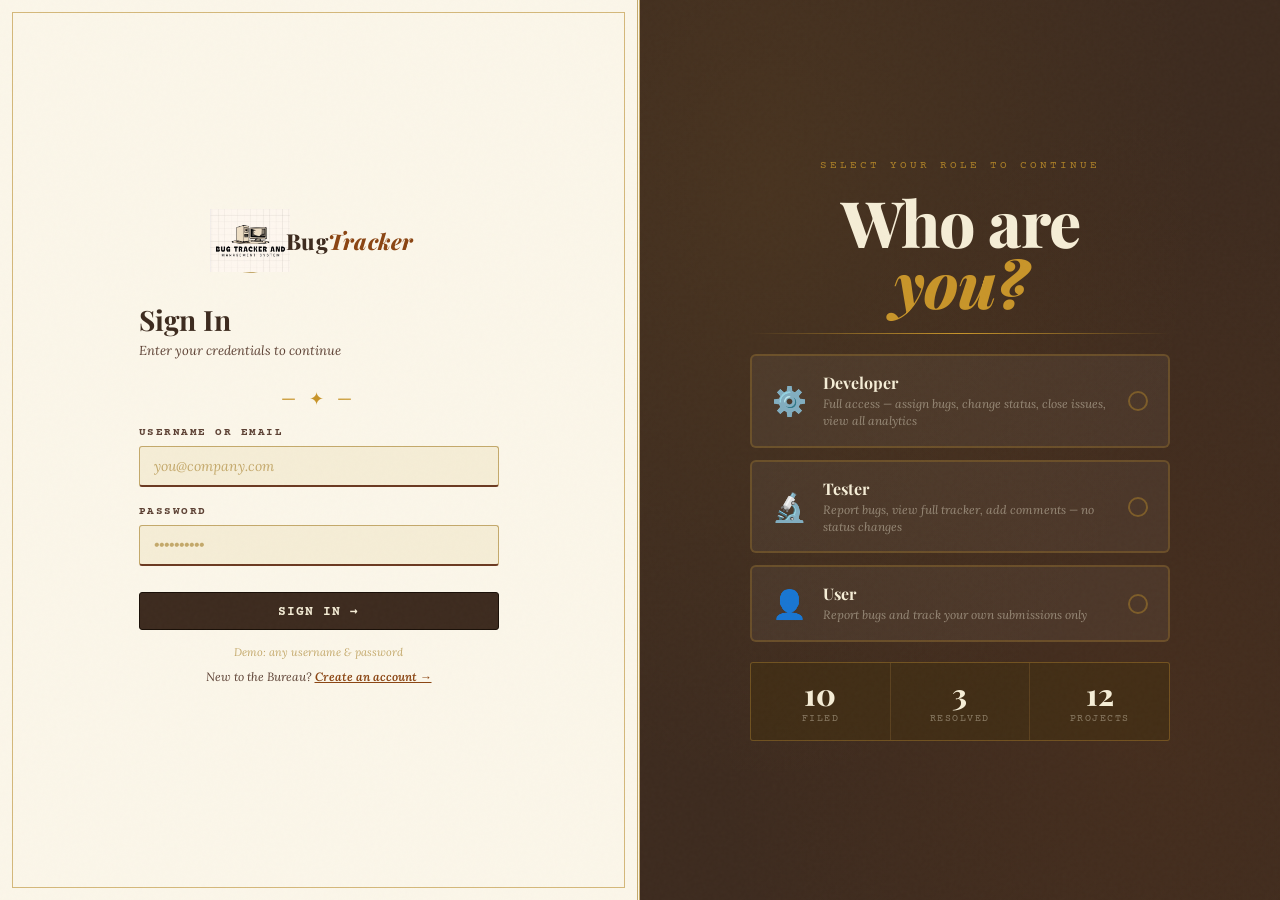
<file: index.html>
<!DOCTYPE html>
<html lang="en">
<head>
<meta charset="UTF-8"/>
<meta name="viewport" content="width=device-width,initial-scale=1.0"/>
<title>Bug Tracker — Issue Management System</title>
<link href="https://fonts.googleapis.com/css2?family=Playfair+Display:ital,wght@0,400;0,600;0,700;0,800;1,400;1,600&family=Lora:ital,wght@0,400;0,500;0,600;1,400&family=Courier+Prime:ital,wght@0,400;0,700;1,400&display=swap" rel="stylesheet"/>
  <link rel="stylesheet" href="style.css"/>
</head>
<body>

<div class="toast-wrap" id="toastWrap"></div>

<!-- 
     LOGIN PAGE
 -->
<div class="page active" id="page-login">
  <!-- LEFT: CREDENTIALS -->
  <div class="login-left">
    <div class="login-badge">
      <div class="login-badge-seal"><img src="[data-uri]" alt="Bug Tracker Logo" style="width:80px;height:80px;object-fit:contain;"/></div>
      <div class="login-badge-text">Bug<span>Tracker</span></div>
    </div>
    <div class="login-form-wrap">
      <div class="login-title">Sign In</div>
      <div class="login-sub">Enter your credentials to continue</div>
      <span class="ornament">— ✦ —</span>
      <div class="form-group">
        <label class="form-label">Username or Email</label>
        <input class="form-input" id="l-user" placeholder="you@company.com"/>
      </div>
      <div class="form-group">
        <label class="form-label">Password</label>
        <input class="form-input" id="l-pass" type="password" placeholder="••••••••••"/>
      </div>
      <button class="btn btn-primary btn-full" onclick="doLogin()" style="margin-top:8px;">
        Sign In →
      </button>
      <div class="login-footer-note" style="margin-top:14px;">
        <span style="font-size:11px;color:var(--border);">Demo: any username &amp; password</span>
      </div>
      <div class="login-footer-note" style="margin-top:10px;">
        <span style="font-size:12px;color:var(--ink3);">New to the Bureau? <a href="account.html" style="color:var(--sienna);cursor:pointer;text-decoration:underline;font-weight:600;">Create an account →</a></span>
      </div>

    </div>
  </div>

  <!-- RIGHT: ROLE SELECTOR -->
  <div class="login-right">
    <div class="login-right-inner">
      <div class="login-poster-line">Select Your Role to Continue</div>
      <div class="login-poster-title">Who are<br><em>you?</em></div>
      <div class="login-deco-rule"></div>
      <div id="roleCards" style="display:flex;flex-direction:column;gap:12px;margin-top:8px;width:100%;">

        <!-- Developer -->
        <div class="role-card" id="rc-developer" onclick="selectRole('developer')" style="
          background:rgba(255,255,255,.05);border:2px solid rgba(200,149,42,.25);
          border-radius:6px;padding:16px 20px;cursor:pointer;transition:all .2s;
          display:flex;align-items:center;gap:16px;text-align:left;">
          <div style="font-size:28px;flex-shrink:0;">⚙️</div>
          <div>
            <div style="font-family:'Playfair Display',serif;font-size:16px;font-weight:700;color:var(--parch);margin-bottom:3px;">Developer</div>
            <div style="font-size:12px;color:rgba(245,237,214,.45);line-height:1.4;font-style:italic;">Full access — assign bugs, change status, close issues, view all analytics</div>
          </div>
          <div class="role-check" id="chk-developer" style="margin-left:auto;width:20px;height:20px;border-radius:50%;border:2px solid rgba(200,149,42,.4);display:flex;align-items:center;justify-content:center;flex-shrink:0;font-size:11px;"></div>
        </div>

        <!-- Tester -->
        <div class="role-card" id="rc-tester" onclick="selectRole('tester')" style="
          background:rgba(255,255,255,.05);border:2px solid rgba(200,149,42,.25);
          border-radius:6px;padding:16px 20px;cursor:pointer;transition:all .2s;
          display:flex;align-items:center;gap:16px;text-align:left;">
          <div style="font-size:28px;flex-shrink:0;">🔬</div>
          <div>
            <div style="font-family:'Playfair Display',serif;font-size:16px;font-weight:700;color:var(--parch);margin-bottom:3px;">Tester</div>
            <div style="font-size:12px;color:rgba(245,237,214,.45);line-height:1.4;font-style:italic;">Report bugs, view full tracker, add comments — no status changes</div>
          </div>
          <div class="role-check" id="chk-tester" style="margin-left:auto;width:20px;height:20px;border-radius:50%;border:2px solid rgba(200,149,42,.4);display:flex;align-items:center;justify-content:center;flex-shrink:0;font-size:11px;"></div>
        </div>

        <!-- User -->
        <div class="role-card" id="rc-user" onclick="selectRole('user')" style="
          background:rgba(255,255,255,.05);border:2px solid rgba(200,149,42,.25);
          border-radius:6px;padding:16px 20px;cursor:pointer;transition:all .2s;
          display:flex;align-items:center;gap:16px;text-align:left;">
          <div style="font-size:28px;flex-shrink:0;">👤</div>
          <div>
            <div style="font-family:'Playfair Display',serif;font-size:16px;font-weight:700;color:var(--parch);margin-bottom:3px;">User</div>
            <div style="font-size:12px;color:rgba(245,237,214,.45);line-height:1.4;font-style:italic;">Report bugs and track your own submissions only</div>
          </div>
          <div class="role-check" id="chk-user" style="margin-left:auto;width:20px;height:20px;border-radius:50%;border:2px solid rgba(200,149,42,.4);display:flex;align-items:center;justify-content:center;flex-shrink:0;font-size:11px;"></div>
        </div>

      </div>
      <div id="role-required" style="display:none;font-family:'Courier Prime',monospace;font-size:11px;color:#E57373;margin-top:10px;letter-spacing:.5px;">⚠ Please select a role on the left, then sign in.</div>
      <div class="login-stats" style="margin-top:20px;">
        <div class="ls-item"><div class="ls-n" id="ls-total">0</div><div class="ls-l">Filed</div></div>
        <div class="ls-item"><div class="ls-n" id="ls-resolved">0</div><div class="ls-l">Resolved</div></div>
        <div class="ls-item"><div class="ls-n">12</div><div class="ls-l">Projects</div></div>
      </div>
    </div>
  </div>
</div>


<!-- APP SHELL (all inner pages share sidebar + main) -->
<div class="page page-app" id="page-app">
  <!-- SIDEBAR -->
  <aside class="sidebar">
    <div class="sb-brand" onclick="showInner('home')">
      <div class="sb-seal"></div>
      <div class="sb-name">Bug<em>Tracker</em></div>
    </div>

    <div class="sb-section-label">Navigation</div>
    <button class="sb-link active" id="sl-home"      onclick="showInner('home')">      <span class="sb-link-ico">🏛️</span> Home</button>
    <button class="sb-link"        id="sl-dashboard"  onclick="showInner('dashboard')"> <span class="sb-link-ico">📊</span> Dashboard</button>
    <button class="sb-link"        id="sl-bugs"       onclick="showInner('bugs')">      <span class="sb-link-ico">📋</span> Bug Tracker</button>
    <button class="sb-link"        id="sl-report"     onclick="showInner('report')">    <span class="sb-link-ico">✍️</span> Report Bug</button>

    <div class="sb-section-label" style="margin-top:8px;">Company</div>
    <button class="sb-link"        id="sl-about"      onclick="showInner('about')">     <span class="sb-link-ico">📜</span> About Us</button>
    <button class="sb-link"        id="sl-contact"    onclick="showInner('contact')">   <span class="sb-link-ico">✉️</span> Contact</button>

    <div class="sb-footer">
      <div class="sb-user">
        <div class="sb-avatar" id="sb-av">IN</div>
        <div>
          <div class="sb-user-name" id="sb-uname">Inspector</div>
          <div class="sb-user-role" id="sb-user-role-el" style="color:var(--sienna);font-weight:600;">Developer</div>
        </div>
      </div>

      <button class="sb-logout" onclick="doLogout()">⬡ Sign Out of Registry</button>
    </div>
  </aside>

  <!-- MAIN AREA -->
  <main class="main">
    <!-- TOPBAR -->
    <div class="topbar">
      <div class="tb-left" id="topbarTitle">The Registry — Home</div>
      <div class="tb-right">
        <div class="bell-wrap">
          <button class="bell-btn" onclick="toggleBell()" title="Notifications">
            🔔
            <span class="bell-count" id="bellCount" style="display:none;">0</span>
          </button>
          <div class="notif-panel" id="notifPanel">
            <div class="np-hd">
              <span class="np-title">Dispatches</span>
              <span class="np-clear" onclick="clearNotifs()">Clear all</span>
            </div>
            <div class="np-list" id="npList"><div class="np-empty">No dispatches on record.</div></div>
          </div>
        </div>
        <button class="btn btn-gold btn-sm" onclick="showInner('report')">✍ File New Report</button>
      </div>
    </div>

    <!-- INNER PAGES -->
    <div id="inner-home"      class="inner active-inner" style="display:flex;flex-direction:column;flex:1;"></div>
    <div id="inner-dashboard" class="inner" style="display:none;"></div>
    <div id="inner-bugs"      class="inner" style="display:none;"></div>
    <div id="inner-report"    class="inner" style="display:none;"></div>
    <div id="inner-about"     class="inner" style="display:none;"></div>
    <div id="inner-contact"   class="inner" style="display:none;"></div>
  </main>
</div>

<!-- BUG DETAIL MODAL -->
<div class="modal-bg" id="bugModal">
  <div class="modal">
    <div class="modal-hd">
      <div class="modal-title" id="mTitle">Bug File</div>
      <div class="modal-close" onclick="closeModal()">✕</div>
    </div>
    <div class="modal-body" id="mBody"></div>
  </div>
</div>

  <script src="dsa.js"></script>
  <script src="script.js"></script>
</body>
</html>
</file>
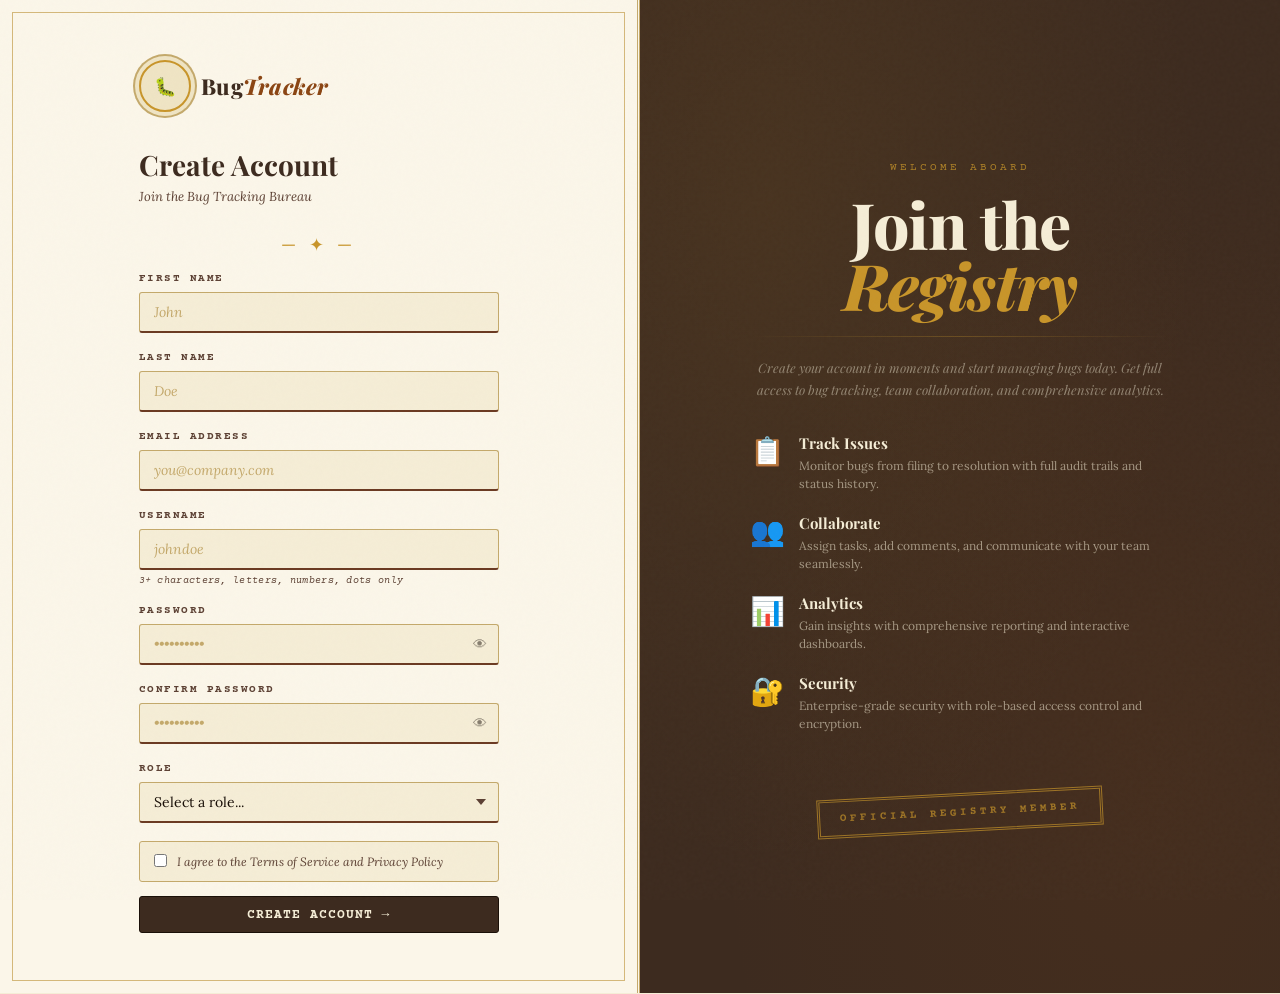
<file: account.html>
<!DOCTYPE html>
<html lang="en">
<head>
<meta charset="UTF-8"/>
<meta name="viewport" content="width=device-width,initial-scale=1.0"/>
<title>Create Account — Bug Tracker</title>
<link href="https://fonts.googleapis.com/css2?family=Playfair+Display:ital,wght@0,400;0,600;0,700;0,800;1,400;1,600&family=Lora:ital,wght@0,400;0,500;0,600;1,400&family=Courier+Prime:ital,wght@0,400;0,700;1,400&display=swap" rel="stylesheet"/>
<link rel="stylesheet" href="style.css"/>
</head>
<body>

<div class="toast-wrap" id="toastWrap"></div>

<!-- ═══════════════════════════════════════════════════════════
     ACCOUNT CREATION PAGE (STANDALONE)
═══════════════════════════════════════════════════════════ -->
<div style="min-height:100vh;display:grid;grid-template-columns:1fr 1fr;background:var(--parch);">
  
  <!-- LEFT: ACCOUNT FORM -->
  <div style="background:var(--cream);display:flex;flex-direction:column;align-items:center;justify-content:center;padding:60px 48px;border-right:3px double var(--border);position:relative;">
    <div style="position:absolute;inset:12px;border:1px solid var(--border2);pointer-events:none;"></div>
    
    <div style="position:relative;z-index:1;width:100%;max-width:360px;">
      <!-- Header -->
      <div style="display:flex;align-items:center;gap:10px;margin-bottom:36px;">
        <div style="width:52px;height:52px;border:2px solid var(--gold);border-radius:50%;display:flex;align-items:center;justify-content:center;background:var(--parch2);font-family:'Playfair Display',serif;font-size:18px;font-weight:800;color:var(--gold2);box-shadow:0 0 0 4px var(--parch2),0 0 0 6px var(--border);">🐛</div>
        <div>
          <div style="font-family:'Playfair Display',serif;font-size:22px;font-weight:800;color:var(--ink2);letter-spacing:.5px;">Bug<span style="color:var(--sienna);font-style:italic;">Tracker</span></div>
        </div>
      </div>
      
      <div style="font-family:'Playfair Display',serif;font-size:28px;font-weight:700;color:var(--ink2);margin-bottom:6px;line-height:1.2;">Create Account</div>
      <div style="font-size:13px;color:var(--ink3);margin-bottom:28px;font-style:italic;">Join the Bug Tracking Bureau</div>
      <span style="color:var(--gold);font-size:18px;letter-spacing:4px;display:block;text-align:center;margin:16px 0;">— ✦ —</span>
      
      <!-- Form Fields -->
      <div style="margin-bottom:18px;">
        <label style="display:block;font-family:'Courier Prime',monospace;font-size:11px;font-weight:700;letter-spacing:1.5px;text-transform:uppercase;color:var(--ink3);margin-bottom:7px;">First Name</label>
        <input class="form-input" id="a-fname" placeholder="John"/>
      </div>
      
      <div style="margin-bottom:18px;">
        <label style="display:block;font-family:'Courier Prime',monospace;font-size:11px;font-weight:700;letter-spacing:1.5px;text-transform:uppercase;color:var(--ink3);margin-bottom:7px;">Last Name</label>
        <input class="form-input" id="a-lname" placeholder="Doe"/>
      </div>
      
      <div style="margin-bottom:18px;">
        <label style="display:block;font-family:'Courier Prime',monospace;font-size:11px;font-weight:700;letter-spacing:1.5px;text-transform:uppercase;color:var(--ink3);margin-bottom:7px;">Email Address</label>
        <input class="form-input" id="a-email" type="email" placeholder="you@company.com"/>
      </div>
      
      <div style="margin-bottom:18px;">
        <label style="display:block;font-family:'Courier Prime',monospace;font-size:11px;font-weight:700;letter-spacing:1.5px;text-transform:uppercase;color:var(--ink3);margin-bottom:7px;">Username</label>
        <input class="form-input" id="a-username" placeholder="johndoe"/>
        <div class="reg-hint">3+ characters, letters, numbers, dots only</div>
      </div>
      
      <div style="margin-bottom:18px;">
        <label style="display:block;font-family:'Courier Prime',monospace;font-size:11px;font-weight:700;letter-spacing:1.5px;text-transform:uppercase;color:var(--ink3);margin-bottom:7px;">Password</label>
        <div style="position:relative;">
          <input class="form-input" id="a-pwd" type="password" placeholder="••••••••••" style="width:100%;"/>
          <span class="pwd-toggle" id="a-pwd-eye" onclick="togglePwd('a-pwd','a-pwd-eye')">👁</span>
        </div>
        <div id="pwdStrengthAccount" style="display:none;margin-top:7px;">
          <div class="reg-pwd-strength">
            <div class="reg-pwd-bar">
              <div class="reg-pwd-fill" id="pwdFillAccount" style="width:0%;background:var(--rust);"></div>
            </div>
            <div class="reg-pwd-label" id="pwdLabelAccount">—</div>
          </div>
        </div>
      </div>
      
      <div style="margin-bottom:18px;">
        <label style="display:block;font-family:'Courier Prime',monospace;font-size:11px;font-weight:700;letter-spacing:1.5px;text-transform:uppercase;color:var(--ink3);margin-bottom:7px;">Confirm Password</label>
        <div style="position:relative;">
          <input class="form-input" id="a-pwd2" type="password" placeholder="••••••••••"/>
          <span class="pwd-toggle" id="a-pwd2-eye" onclick="togglePwd('a-pwd2','a-pwd2-eye')">👁</span>
        </div>
      </div>
      
      <div style="margin-bottom:18px;">
        <label style="display:block;font-family:'Courier Prime',monospace;font-size:11px;font-weight:700;letter-spacing:1.5px;text-transform:uppercase;color:var(--ink3);margin-bottom:7px;">Role</label>
        <select class="form-select" id="a-role">
          <option value="">Select a role...</option>
          <option value="developer">Developer</option>
          <option value="tester">Tester</option>
          <option value="user">User</option>
        </select>
      </div>
      
      <div class="reg-terms">
        <input type="checkbox" id="a-terms" style="accent-color:var(--gold);cursor:pointer;"/>
        <label for="a-terms" style="cursor:pointer;font-size:12px;color:var(--ink3);font-style:italic;">I agree to the Terms of Service and Privacy Policy</label>
      </div>
      
      <button class="btn btn-primary btn-full" onclick="doCreateAccount()" style="margin-top:14px;width:100%;justify-content:center;">
        Create Account →
      </button>
      

    </div>
  </div>

  <!-- RIGHT: BENEFITS & FEATURES -->
  <div style="background:var(--ink2);display:flex;flex-direction:column;align-items:center;justify-content:center;padding:60px 48px;position:relative;overflow:hidden;">
    <div style="position:absolute;inset:0;background-image:radial-gradient(ellipse at 20% 20%,rgba(200,149,42,.08) 0%,transparent 60%),radial-gradient(ellipse at 80% 80%,rgba(139,69,19,.1) 0%,transparent 60%);"></div>
    
    <div style="position:relative;z-index:1;text-align:center;max-width:420px;">
      <div style="font-family:'Courier Prime',monospace;font-size:11px;letter-spacing:3px;text-transform:uppercase;color:var(--gold);margin-bottom:20px;opacity:.8;">Welcome Aboard</div>
      
      <div style="font-family:'Playfair Display',serif;font-size:clamp(40px,5vw,64px);font-weight:800;line-height:.95;color:var(--parch);margin-bottom:6px;letter-spacing:-1px;">
        Join the<br><em style="font-style:italic;color:var(--gold);display:block;">Registry</em>
      </div>
      
      <div style="width:100%;height:1px;background:linear-gradient(90deg,transparent,var(--gold),transparent);margin:20px 0;opacity:.3;"></div>
      
      <div style="font-family:'Playfair Display',serif;font-size:13px;font-style:italic;color:rgba(245,237,214,.45);margin:16px 0 32px;line-height:1.7;">
        Create your account in moments and start managing bugs today. Get full access to bug tracking, team collaboration, and comprehensive analytics.
      </div>
      
      <!-- Features -->
      <div style="display:flex;flex-direction:column;gap:20px;margin:28px 0;">
        <div style="display:flex;gap:14px;align-items:flex-start;text-align:left;">
          <div style="font-size:28px;flex-shrink:0;">📋</div>
          <div>
            <div style="font-family:'Playfair Display',serif;font-size:15px;font-weight:700;color:var(--parch);margin-bottom:4px;">Track Issues</div>
            <div style="font-size:12px;color:rgba(245,237,214,.55);line-height:1.5;">Monitor bugs from filing to resolution with full audit trails and status history.</div>
          </div>
        </div>
        
        <div style="display:flex;gap:14px;align-items:flex-start;text-align:left;">
          <div style="font-size:28px;flex-shrink:0;">👥</div>
          <div>
            <div style="font-family:'Playfair Display',serif;font-size:15px;font-weight:700;color:var(--parch);margin-bottom:4px;">Collaborate</div>
            <div style="font-size:12px;color:rgba(245,237,214,.55);line-height:1.5;">Assign tasks, add comments, and communicate with your team seamlessly.</div>
          </div>
        </div>
        
        <div style="display:flex;gap:14px;align-items:flex-start;text-align:left;">
          <div style="font-size:28px;flex-shrink:0;">📊</div>
          <div>
            <div style="font-family:'Playfair Display',serif;font-size:15px;font-weight:700;color:var(--parch);margin-bottom:4px;">Analytics</div>
            <div style="font-size:12px;color:rgba(245,237,214,.55);line-height:1.5;">Gain insights with comprehensive reporting and interactive dashboards.</div>
          </div>
        </div>
        
        <div style="display:flex;gap:14px;align-items:flex-start;text-align:left;">
          <div style="font-size:28px;flex-shrink:0;">🔐</div>
          <div>
            <div style="font-family:'Playfair Display',serif;font-size:15px;font-weight:700;color:var(--parch);margin-bottom:4px;">Security</div>
            <div style="font-size:12px;color:rgba(245,237,214,.55);line-height:1.5;">Enterprise-grade security with role-based access control and encryption.</div>
          </div>
        </div>
      </div>
      
      <div style="display:inline-block;border:3px double var(--gold);padding:10px 20px;margin-top:32px;color:var(--gold);font-family:'Courier Prime',monospace;font-size:11px;font-weight:700;letter-spacing:3px;text-transform:uppercase;transform:rotate(-3deg);opacity:.7;">Official Registry Member</div>
    </div>
  </div>
</div>

<!-- Media Query Adjustment -->
<style>
  @media(max-width:800px){
    body > div {
      grid-template-columns: 1fr !important;
    }
  }
</style>

<script>
/* ═══ TOAST ═══ */
function toast(msg,type='i'){
  const ic={s:'✓',e:'✕',i:'◆',w:'⚠'};
  const d=document.createElement('div');
  d.className=`toast t-${type}`;
  d.innerHTML=`<span class="t-ico">${ic[type]||'◆'}</span><span class="t-msg">${msg}</span>`;
  document.getElementById('toastWrap').appendChild(d);
  setTimeout(()=>d.remove(),4200);
}

/* ═══ ACCOUNT STORE (localStorage) ═══ */
let accounts = [];

function loadAccounts() {
  const stored = localStorage.getItem('bugTrackerAccounts');
  if (stored) {
    try { accounts = JSON.parse(stored); } 
    catch (e) { accounts = []; }
  }
}

function saveAccounts() {
  localStorage.setItem('bugTrackerAccounts', JSON.stringify(accounts));
}

loadAccounts();

/* ═══ PASSWORD STRENGTH ═══ */
document.addEventListener('DOMContentLoaded', ()=>{
  const pwdInput = document.getElementById('a-pwd');
  if (pwdInput) {
    pwdInput.addEventListener('input', ()=>{
      const val = pwdInput.value;
      const bar  = document.getElementById('pwdFillAccount');
      const lbl  = document.getElementById('pwdLabelAccount');
      const wrap = document.getElementById('pwdStrengthAccount');
      if (!val) { wrap.style.display='none'; return; }
      wrap.style.display='flex';
      let score = 0;
      if (val.length >= 6)  score++;
      if (val.length >= 10) score++;
      if (/[A-Z]/.test(val)) score++;
      if (/[0-9]/.test(val)) score++;
      if (/[^A-Za-z0-9]/.test(val)) score++;
      const levels = [
        { w:'20%',  col:'var(--rust)',   t:'Weak'   },
        { w:'40%',  col:'var(--sienna)', t:'Fair'   },
        { w:'60%',  col:'#A0832A',       t:'Good'   },
        { w:'80%',  col:'var(--olive)',  t:'Strong' },
        { w:'100%', col:'#3a7d44',       t:'Excellent'},
      ];
      const lvl = levels[Math.min(score, levels.length) - 1] || levels[0];
      bar.style.width      = lvl.w;
      bar.style.background = lvl.col;
      lbl.style.color      = lvl.col;
      lbl.textContent      = lvl.t;
    });
  }
});

/* ═══ PASSWORD VISIBILITY TOGGLE ═══ */
function togglePwd(inputId, eyeId) {
  const inp = document.getElementById(inputId);
  const eye = document.getElementById(eyeId);
  if (!inp) return;
  const isHidden = inp.type === 'password';
  inp.type   = isHidden ? 'text' : 'password';
  eye.textContent = isHidden ? '🙈' : '👁';
}

/* ═══ ACCOUNT CREATION ═══ */
function doCreateAccount() {
  const fname = document.getElementById('a-fname').value.trim();
  const lname = document.getElementById('a-lname').value.trim();
  const email = document.getElementById('a-email').value.trim();
  const uname = document.getElementById('a-username').value.trim();
  const role  = document.getElementById('a-role').value;
  const pwd   = document.getElementById('a-pwd').value;
  const pwd2  = document.getElementById('a-pwd2').value;
  const terms = document.getElementById('a-terms').checked;

  // Validation
  if (!fname || !lname)        { toast('Please enter your full name','e'); return; }
  if (!email || !email.includes('@')) { toast('Please enter a valid email address','e'); return; }
  if (!uname || uname.length < 3)    { toast('Username must be at least 3 characters','e'); return; }
  if (!/^[a-zA-Z0-9.]+$/.test(uname)){ toast('Username: letters, numbers and dots only','e'); return; }
  if (!role)                         { toast('Please select a role','e'); return; }
  if (!pwd || pwd.length < 6)        { toast('Password must be at least 6 characters','e'); return; }
  if (pwd !== pwd2)                  { toast('Passwords do not match','e'); return; }
  if (!terms)                        { toast('Please accept the Terms of Service','e'); return; }

  // Duplicate check
  if (accounts.find(a => a.username === uname)) { toast('Username already taken — choose another','e'); return; }
  if (accounts.find(a => a.email === email))     { toast('Email already registered — sign in instead','e'); return; }

  // Save account
  const newAccount = { username: uname, email, password: pwd, role, firstName: fname, lastName: lname };
  accounts.push(newAccount);
  saveAccounts();

  toast(`Account created successfully! Redirecting...`,'s');

  // Store credentials for one-time auto-login on the login page
  try {
    localStorage.setItem('bugTrackerAutoLogin', JSON.stringify({ 
      username: uname, 
      password: pwd, 
      role,
      firstName: fname,
      lastName: lname
    }));
  } catch (e) { /* ignore storage errors */ }

  // Redirect to index.html after brief delay
  setTimeout(() => {
    window.location.href = 'index.html';
  }, 1000);
}
</script>
</body>
</html>
</file>
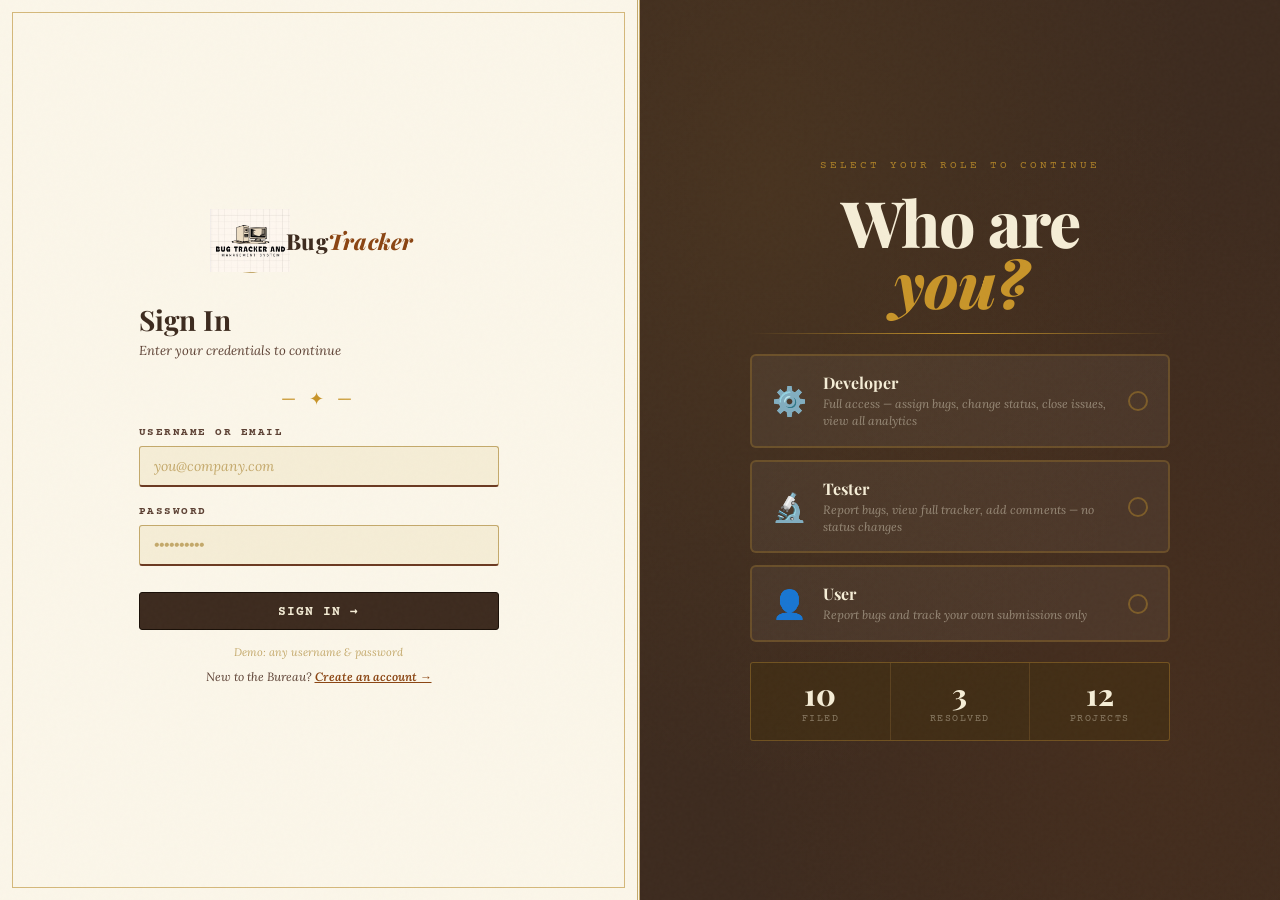
<file: bugs.html>
<!DOCTYPE html>
<html lang="en">
<head>
<meta charset="UTF-8"/>
<meta name="viewport" content="width=device-width,initial-scale=1.0"/>
<title>Bug Tracker — Bug Ledger</title>
<link href="https://fonts.googleapis.com/css2?family=Playfair+Display:ital,wght@0,400;0,600;0,700;0,800;1,400;1,600&family=Lora:ital,wght@0,400;0,500;0,600;1,400&family=Courier+Prime:ital,wght@0,400;0,700;1,400&display=swap" rel="stylesheet"/>
<link rel="stylesheet" href="style.css"/>
</head>
<body>
<div class="toast-wrap" id="toastWrap"></div>
<div class="page page-app active">
  <aside class="sidebar" id="sidebar"></aside>
  <main class="main">
    <div class="topbar">
      <div class="tb-left" id="topbarTitle">Bug Tracker — Full Ledger</div>
      <div class="tb-right">
        <div class="bell-wrap">
          <button class="bell-btn" onclick="toggleBell()" title="Notifications">🔔<span class="bell-count" id="bellCount" style="display:none;">0</span></button>
          <div class="notif-panel" id="notifPanel">
            <div class="np-hd"><span class="np-title">Dispatches</span><span class="np-clear" onclick="clearNotifs()">Clear all</span></div>
            <div class="np-list" id="npList"><div class="np-empty">No dispatches on record.</div></div>
          </div>
        </div>
        <button class="btn btn-gold btn-sm" onclick="location.href='report.html'">✍ File New Report</button>
      </div>
    </div>
    <div id="pageContent" style="display:flex;flex-direction:column;flex:1;"></div>
  </main>
</div>
<div class="modal-bg" id="bugModal">
  <div class="modal">
    <div class="modal-hd"><div class="modal-title" id="mTitle">Bug File</div><div class="modal-close" onclick="closeModal()">✕</div></div>
    <div class="modal-body" id="mBody"></div>
  </div>
</div>
<script src="dsa.js"></script>
<script src="script.js"></script>
<script>
document.addEventListener('DOMContentLoaded', ()=>{
  checkAuth();
  loadSidebar('bugs');
  buildBugs();
  document.getElementById('pageContent').appendChild(document.getElementById('inner-bugs'));
  renderBugsPage();
});
</script>
</body>
</html>
</file>
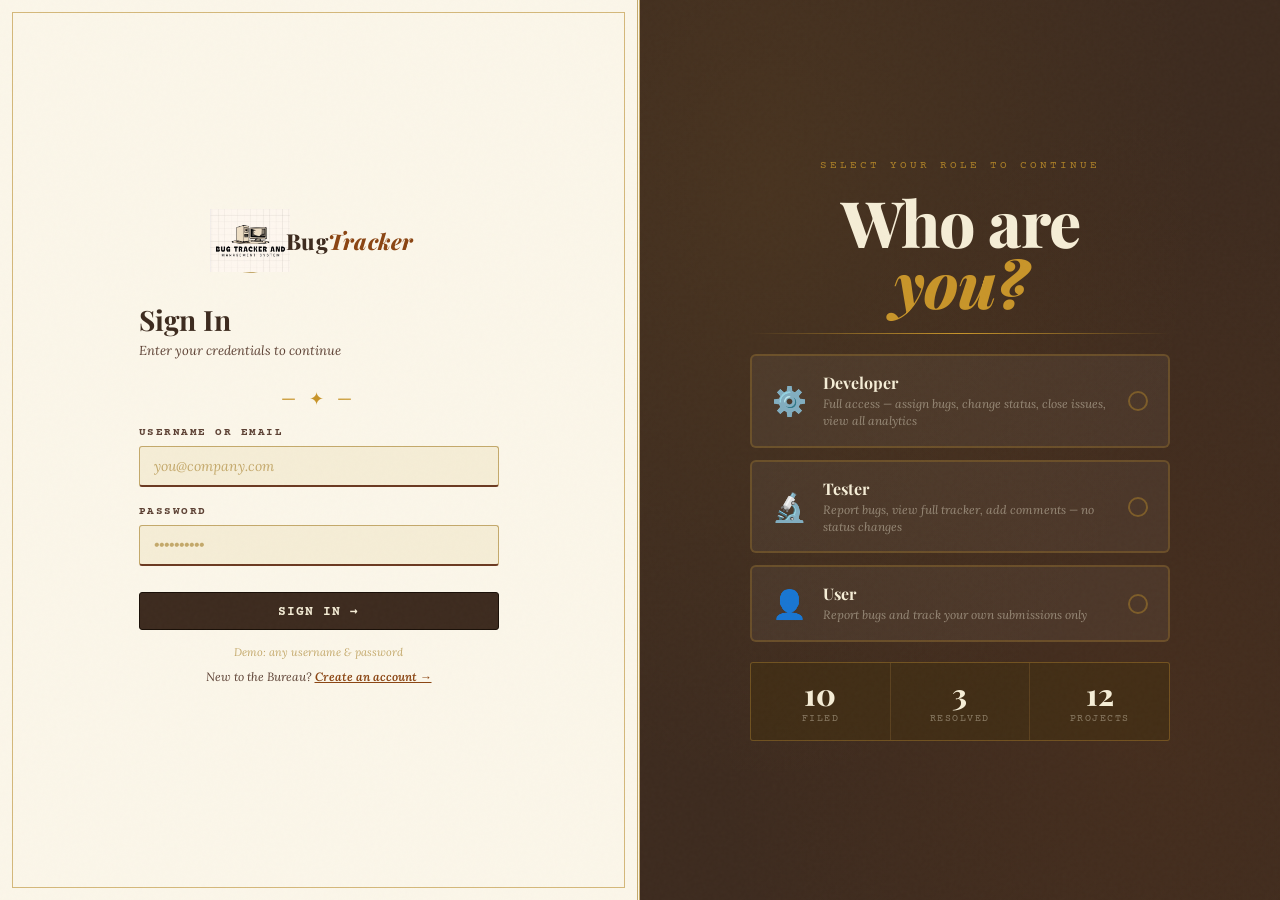
<file: dashboard.html>
<!DOCTYPE html>
<html lang="en">
<head>
<meta charset="UTF-8"/>
<meta name="viewport" content="width=device-width,initial-scale=1.0"/>
<title>Dashboard — Bug Tracker</title>
<link href="https://fonts.googleapis.com/css2?family=Playfair+Display:ital,wght@0,400;0,600;0,700;0,800;1,400;1,600&family=Lora:ital,wght@0,400;0,500;0,600;1,400&family=Courier+Prime:ital,wght@0,400;0,700;1,400&display=swap" rel="stylesheet"/>
<link rel="stylesheet" href="style.css"/>
</head>
<body>
<div class="toast-wrap" id="toastWrap"></div>
<div class="page page-app active">
  <aside class="sidebar" id="sidebar"></aside>
  <main class="main">
    <div class="topbar">
      <div class="tb-left" id="topbarTitle">The Registry — Dashboard</div>
      <div class="tb-right">
        <div class="bell-wrap">
          <button class="bell-btn" onclick="toggleBell()" title="Notifications">🔔<span class="bell-count" id="bellCount" style="display:none;">0</span></button>
          <div class="notif-panel" id="notifPanel">
            <div class="np-hd"><span class="np-title">Dispatches</span><span class="np-clear" onclick="clearNotifs()">Clear all</span></div>
            <div class="np-list" id="npList"><div class="np-empty">No dispatches on record.</div></div>
          </div>
        </div>
        <button class="btn btn-gold btn-sm" onclick="location.href='report.html'">✍ File New Report</button>
      </div>
    </div>
    <div id="pageContent" style="display:flex;flex-direction:column;flex:1;"></div>
  </main>
</div>
<div class="modal-bg" id="bugModal">
  <div class="modal">
    <div class="modal-hd"><div class="modal-title" id="mTitle">Bug File</div><div class="modal-close" onclick="closeModal()">✕</div></div>
    <div class="modal-body" id="mBody"></div>
  </div>
</div>
<script src="dsa.js"></script>
<script src="script.js"></script>
<script>
document.addEventListener('DOMContentLoaded', ()=>{
  checkAuth('developer');
  loadSidebar('dashboard');
  buildDash();
  refreshDash();
});
</script>
</body>
</html>
</file>
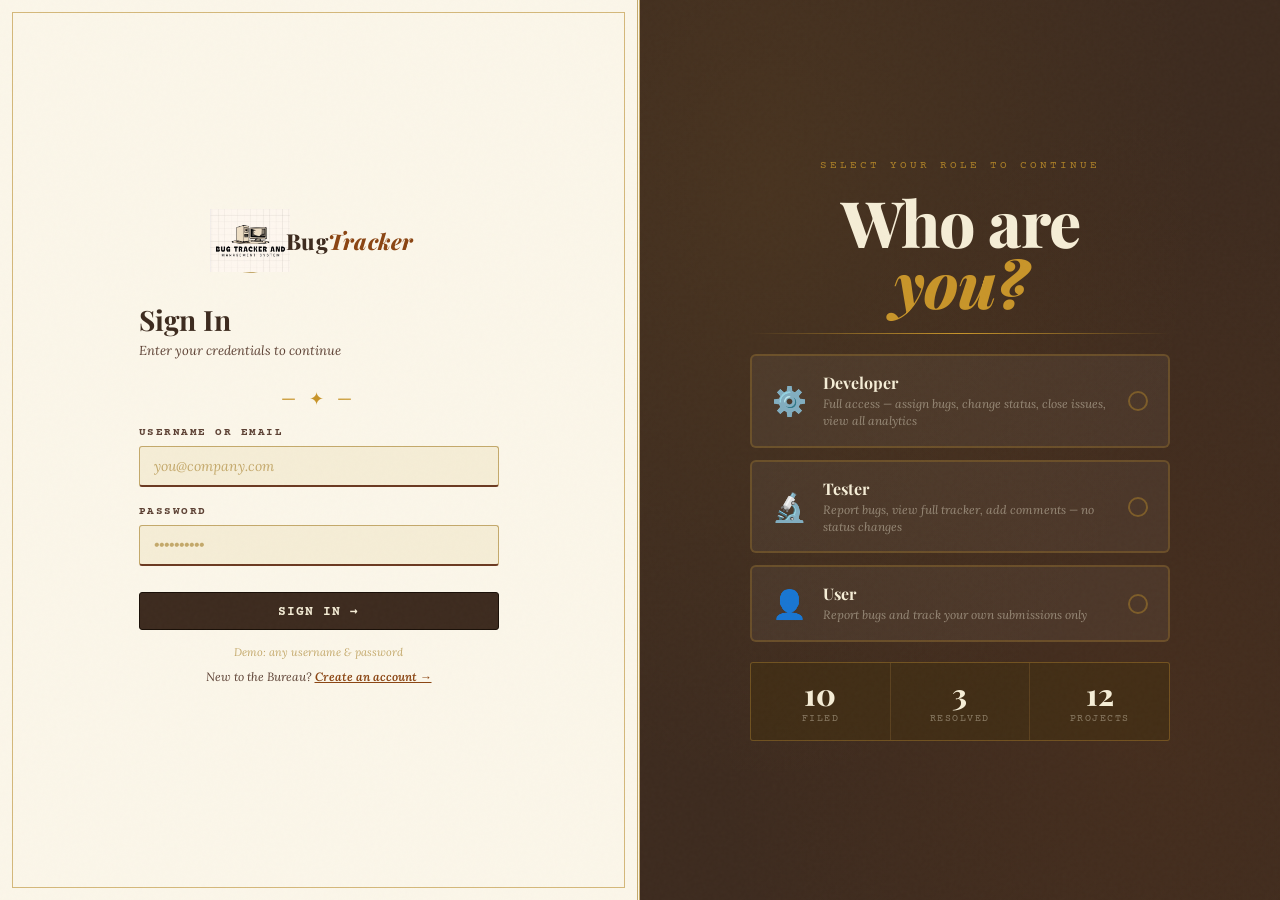
<file: developer-bugs.html>
<!DOCTYPE html>
<html lang="en">
<head>
<meta charset="UTF-8"/>
<meta name="viewport" content="width=device-width,initial-scale=1.0"/>
<title>Developer Portal — Bug Tracker</title>
<link href="https://fonts.googleapis.com/css2?family=Playfair+Display:ital,wght@0,400;0,600;0,700;0,800;1,400;1,600&family=Lora:ital,wght@0,400;0,500;0,600;1,400&family=Courier+Prime:ital,wght@0,400;0,700;1,400&display=swap" rel="stylesheet"/>
<link rel="stylesheet" href="style.css"/>
</head>
<body>
<div class="toast-wrap" id="toastWrap"></div>
<div class="page page-app active">
  <aside class="sidebar" id="sidebar"></aside>
  <main class="main">
    <div class="topbar">
      <div class="tb-left">Bug Tracker — Full Ledger</div>
      <div class="tb-right">
        <div class="bell-wrap">
          <button class="bell-btn" onclick="toggleBell()" title="Notifications">🔔<span class="bell-count" id="bellCount" style="display:none;">0</span></button>
          <div class="notif-panel" id="notifPanel">
            <div class="np-hd"><span class="np-title">Dispatches</span><span class="np-clear" onclick="clearNotifs()">Clear all</span></div>
            <div class="np-list" id="npList"><div class="np-empty">No dispatches on record.</div></div>
          </div>
        </div>
        <button class="btn btn-gold btn-sm" onclick="location.href='developer-report.html'">✍ File New Report</button>
      </div>
    </div>
    <div id="pageContent" style="display:flex;flex-direction:column;flex:1;"></div>
  </main>
</div>
<div class="modal-bg" id="bugModal">
  <div class="modal"><div class="modal-hd"><div class="modal-title" id="mTitle">Bug File</div><div class="modal-close" onclick="closeModal()">✕</div></div><div class="modal-body" id="mBody"></div></div>
</div>
<script src="dsa.js"></script>
<script src="script.js"></script>
<script>
document.addEventListener('DOMContentLoaded', ()=>{
  checkAuth('developer');
  loadSidebar('developer', 'bugs');
  buildBugs();
  renderBugsPage();
});
</script>
</body>
</html>
</file>
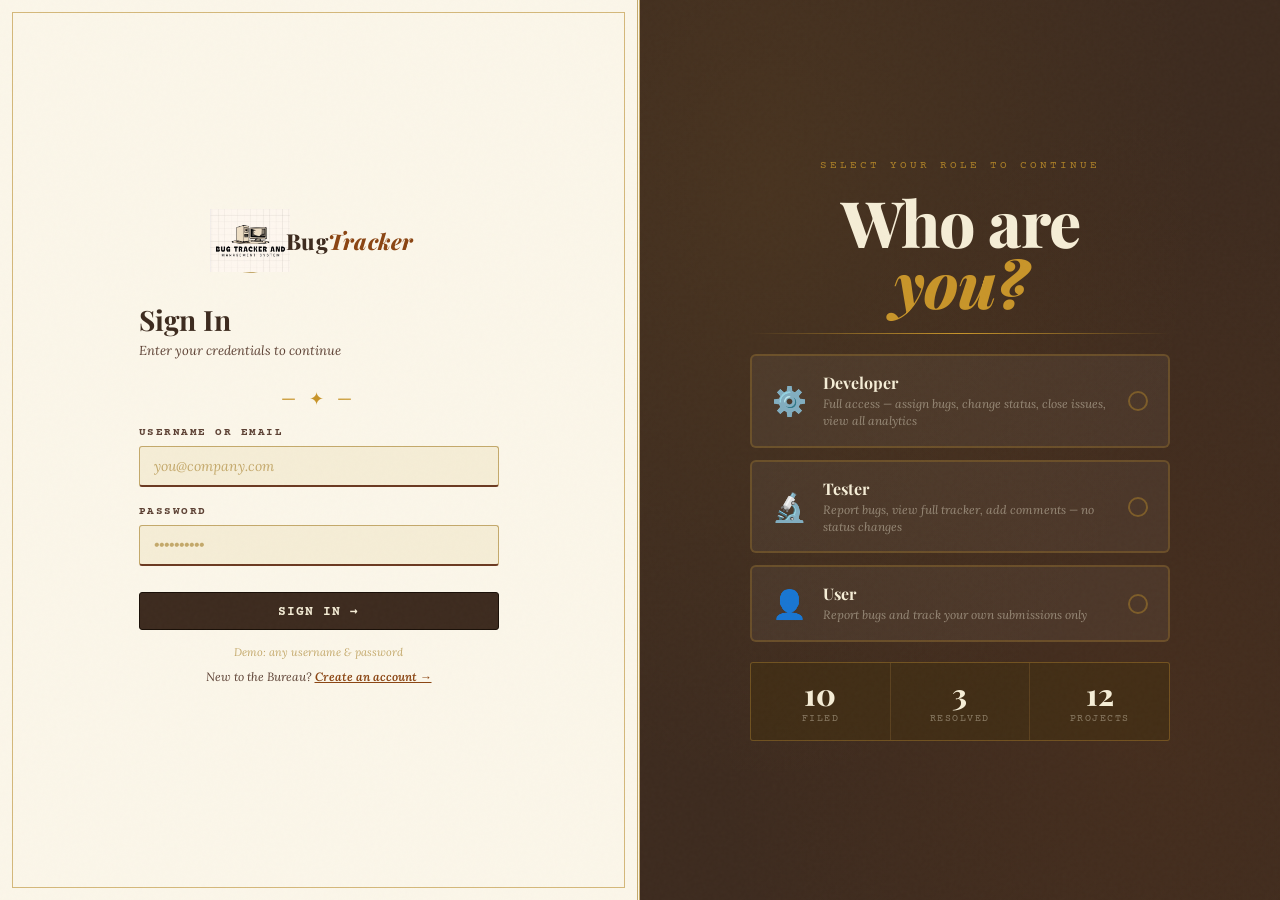
<file: developer-home.html>
<!DOCTYPE html>
<html lang="en">
<head>
<meta charset="UTF-8"/>
<meta name="viewport" content="width=device-width,initial-scale=1.0"/>
<title>Developer Portal — Bug Tracker</title>
<link href="https://fonts.googleapis.com/css2?family=Playfair+Display:ital,wght@0,400;0,600;0,700;0,800;1,400;1,600&family=Lora:ital,wght@0,400;0,500;0,600;1,400&family=Courier+Prime:ital,wght@0,400;0,700;1,400&display=swap" rel="stylesheet"/>
<link rel="stylesheet" href="style.css"/>
</head>
<body>
<div class="toast-wrap" id="toastWrap"></div>
<div class="page page-app active">
  <aside class="sidebar" id="sidebar"></aside>
  <main class="main">
    <div class="topbar">
      <div class="tb-left" id="topbarTitle">Developer Portal — Dashboard</div>
      <div class="tb-right">
        <div class="bell-wrap">
          <button class="bell-btn" onclick="toggleBell()" title="Notifications">🔔<span class="bell-count" id="bellCount" style="display:none;">0</span></button>
          <div class="notif-panel" id="notifPanel">
            <div class="np-hd"><span class="np-title">Dispatches</span><span class="np-clear" onclick="clearNotifs()">Clear all</span></div>
            <div class="np-list" id="npList"><div class="np-empty">No dispatches on record.</div></div>
          </div>
        </div>
        <button class="btn btn-gold btn-sm" onclick="location.href='developer-report.html'">✍ File New Report</button>
      </div>
    </div>
    <div id="pageContent" style="display:flex;flex-direction:column;flex:1;"></div>
  </main>
</div>
<div class="modal-bg" id="bugModal">
  <div class="modal">
    <div class="modal-hd"><div class="modal-title" id="mTitle">Bug File</div><div class="modal-close" onclick="closeModal()">✕</div></div>
    <div class="modal-body" id="mBody"></div>
  </div>
</div>
<script src="dsa.js"></script>
<script src="script.js"></script>
<script>
document.addEventListener('DOMContentLoaded', ()=>{
  checkAuth('developer');
  loadSidebar('developer', 'dashboard');
  buildDash();
  refreshDash();
});
</script>
</body>
</html>
</file>
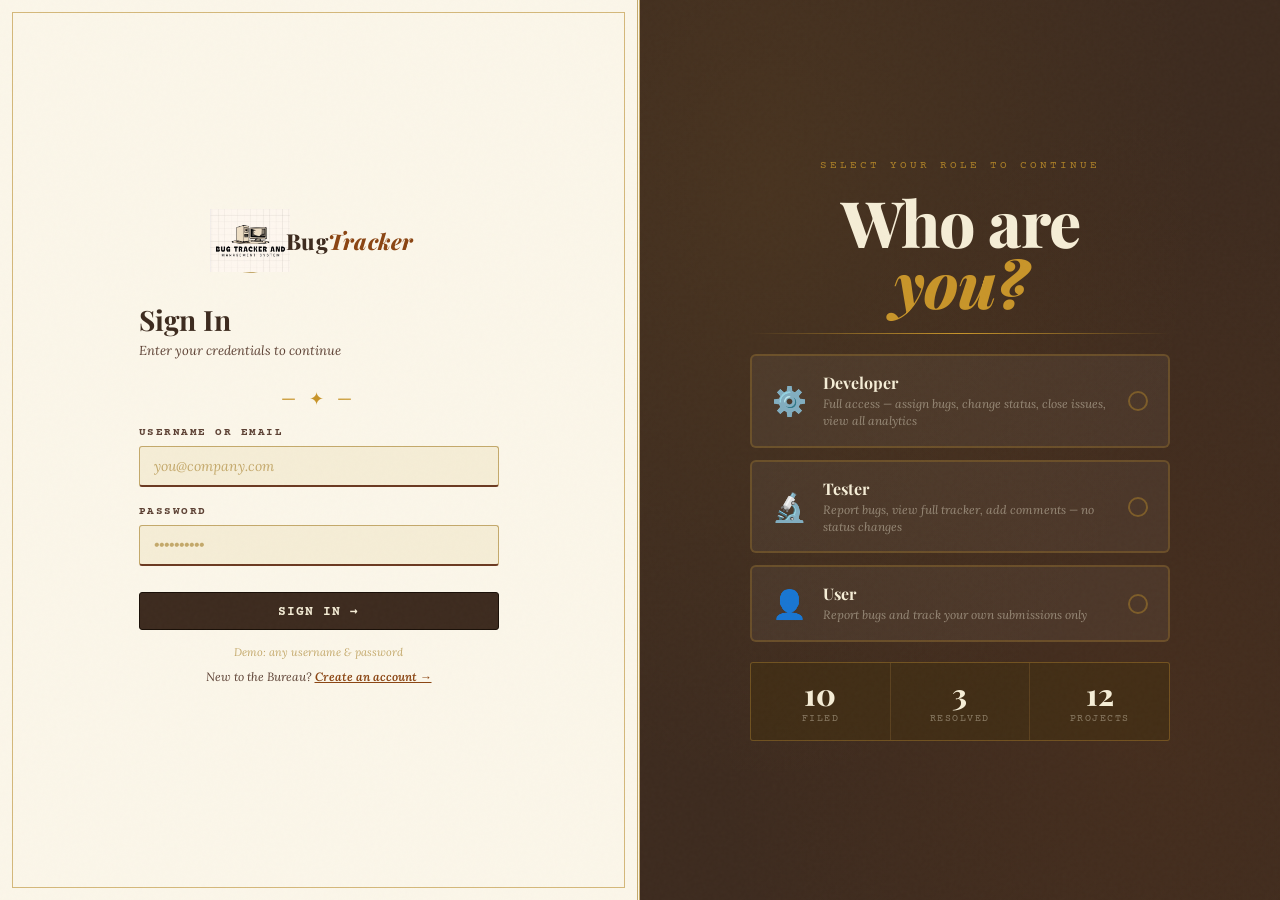
<file: developer-report.html>
<!DOCTYPE html>
<html lang="en">
<head>
<meta charset="UTF-8"/>
<meta name="viewport" content="width=device-width,initial-scale=1.0"/>
<title>Developer Portal — Report Bug</title>
<link href="https://fonts.googleapis.com/css2?family=Playfair+Display:ital,wght@0,400;0,600;0,700;0,800;1,400;1,600&family=Lora:ital,wght@0,400;0,500;0,600;1,400&family=Courier+Prime:ital,wght@0,400;0,700;1,400&display=swap" rel="stylesheet"/>
<link rel="stylesheet" href="style.css"/>
</head>
<body>
<div class="toast-wrap" id="toastWrap"></div>
<div class="page page-app active">
  <aside class="sidebar" id="sidebar"></aside>
  <main class="main">
    <div class="topbar">
      <div class="tb-left">File a New Bug Report</div>
      <div class="tb-right">
        <div class="bell-wrap">
          <button class="bell-btn" onclick="toggleBell()" title="Notifications">🔔<span class="bell-count" id="bellCount" style="display:none;">0</span></button>
          <div class="notif-panel" id="notifPanel">
            <div class="np-hd"><span class="np-title">Dispatches</span><span class="np-clear" onclick="clearNotifs()">Clear all</span></div>
            <div class="np-list" id="npList"><div class="np-empty">No dispatches on record.</div></div>
          </div>
        </div>
      </div>
    </div>
    <div id="pageContent" style="display:flex;flex-direction:column;flex:1;"></div>
  </main>
</div>
<script src="dsa.js"></script>
<script src="script.js"></script>
<script>
document.addEventListener('DOMContentLoaded', ()=>{
  checkAuth('developer');
  loadSidebar('developer', 'report');
  buildReport();
});
</script>
</body>
</html>
</file>
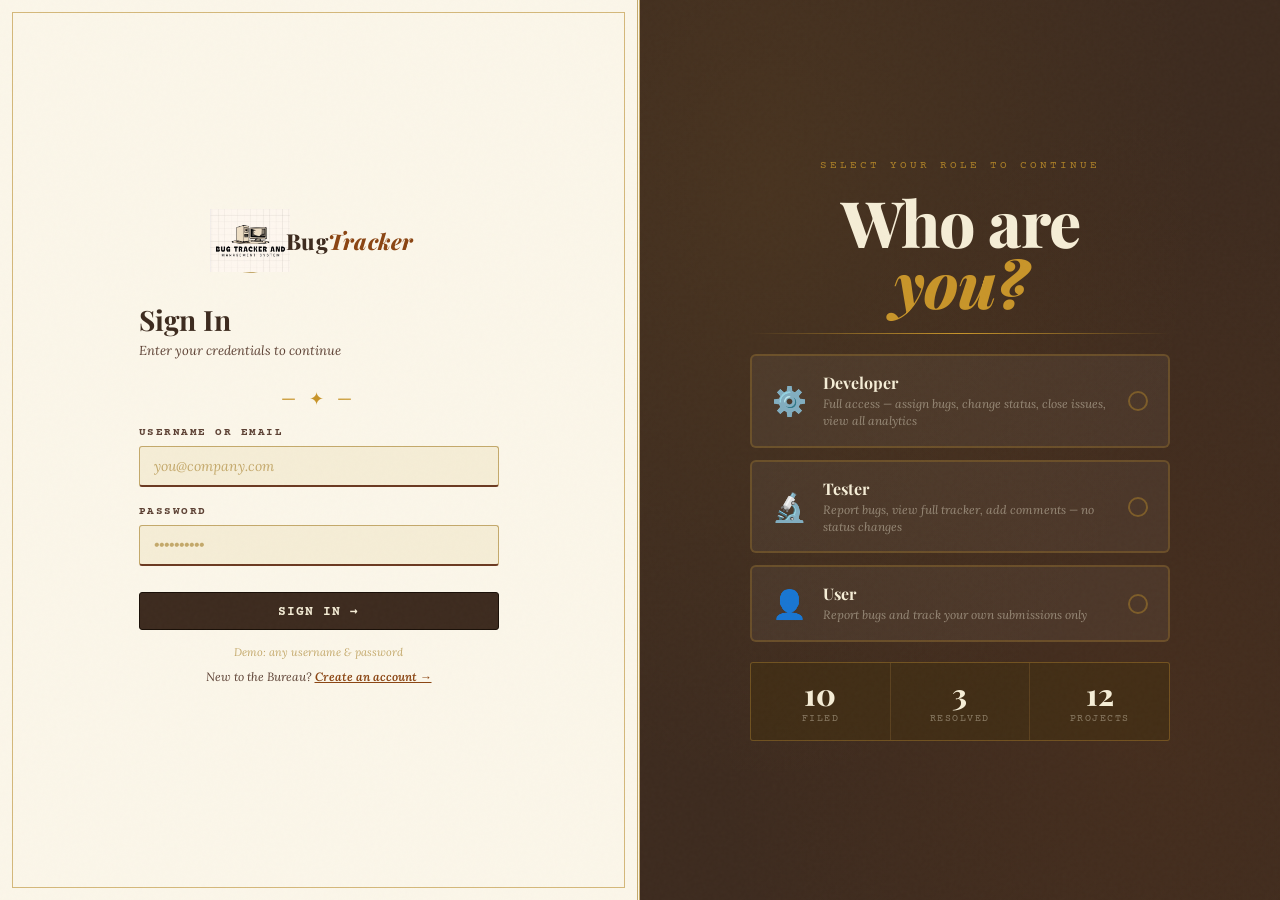
<file: home.html>
<!DOCTYPE html>
<html lang="en">
<head>
<meta charset="UTF-8"/>
<meta name="viewport" content="width=device-width,initial-scale=1.0"/>
<title>Home — Bug Tracker</title>
<link href="https://fonts.googleapis.com/css2?family=Playfair+Display:ital,wght@0,400;0,600;0,700;0,800;1,400;1,600&family=Lora:ital,wght@0,400;0,500;0,600;1,400&family=Courier+Prime:ital,wght@0,400;0,700;1,400&display=swap" rel="stylesheet"/>
<link rel="stylesheet" href="style.css"/>
</head>
<body>
<div class="toast-wrap" id="toastWrap"></div>
<div class="page page-app active">
  <aside class="sidebar" id="sidebar"></aside>
  <main class="main">
    <div class="topbar">
      <div class="tb-left" id="topbarTitle">The Registry — Home</div>
      <div class="tb-right">
        <div class="bell-wrap">
          <button class="bell-btn" onclick="toggleBell()" title="Notifications">🔔<span class="bell-count" id="bellCount" style="display:none;">0</span></button>
          <div class="notif-panel" id="notifPanel">
            <div class="np-hd"><span class="np-title">Dispatches</span><span class="np-clear" onclick="clearNotifs()">Clear all</span></div>
            <div class="np-list" id="npList"><div class="np-empty">No dispatches on record.</div></div>
          </div>
        </div>
        <button class="btn btn-gold btn-sm" onclick="location.href='report.html'">✍ File New Report</button>
      </div>
    </div>
    <div id="pageContent" style="display:flex;flex-direction:column;flex:1;"></div>
  </main>
</div>
<script src="dsa.js"></script>
<script src="script.js"></script>
<script>
document.addEventListener('DOMContentLoaded', ()=>{
  checkAuth();
  loadSidebar('home');
  buildHome();
});
</script>
</body>
</html>
</file>
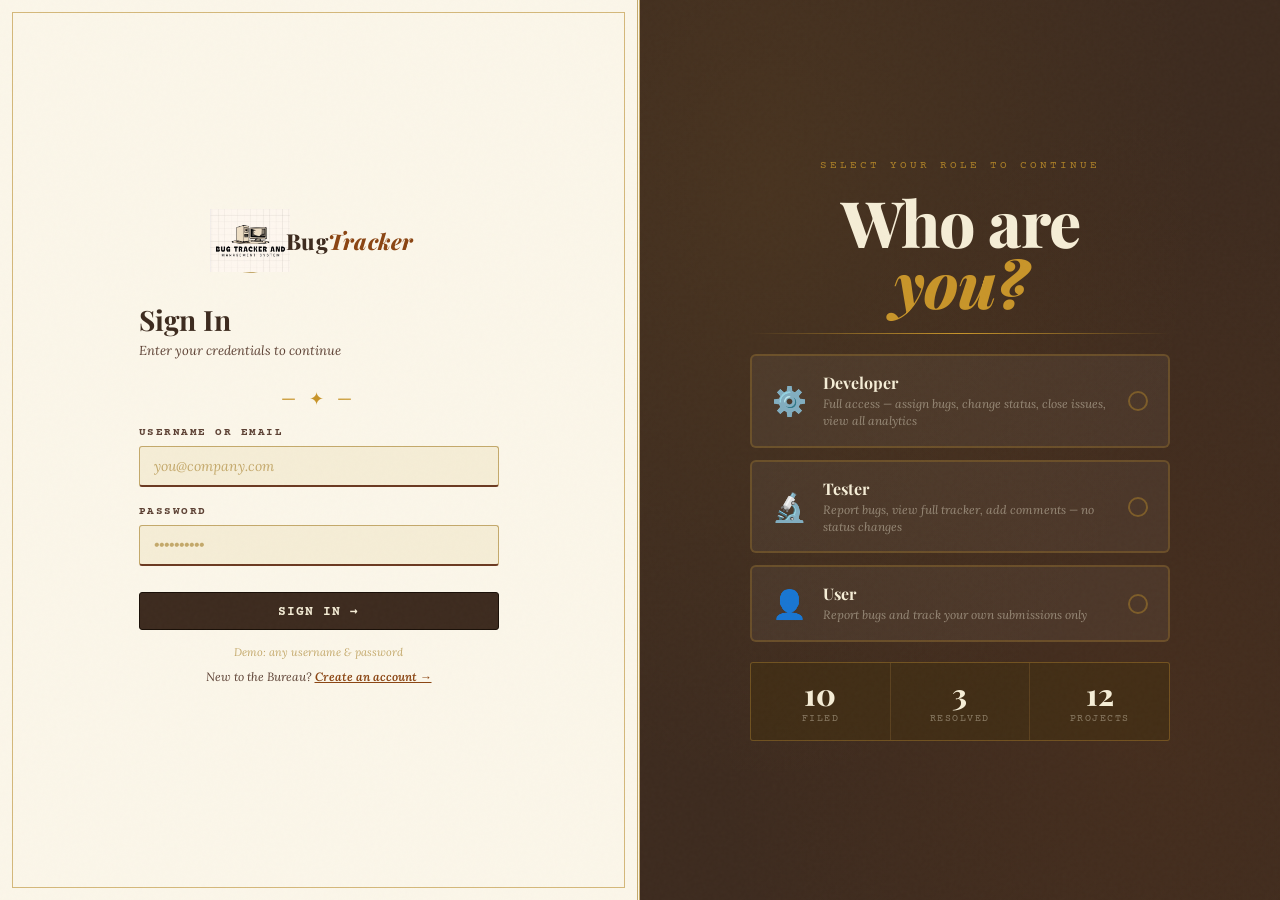
<file: report.html>
<!DOCTYPE html>
<html lang="en">
<head>
<meta charset="UTF-8"/>
<meta name="viewport" content="width=device-width,initial-scale=1.0"/>
<title>Report Bug — Bug Tracker</title>
<link href="https://fonts.googleapis.com/css2?family=Playfair+Display:ital,wght@0,400;0,600;0,700;0,800;1,400;1,600&family=Lora:ital,wght@0,400;0,500;0,600;1,400&family=Courier+Prime:ital,wght@0,400;0,700;1,400&display=swap" rel="stylesheet"/>
<link rel="stylesheet" href="style.css"/>
</head>
<body>
<div class="toast-wrap" id="toastWrap"></div>
<div class="page page-app active">
  <aside class="sidebar" id="sidebar"></aside>
  <main class="main">
    <div class="topbar">
      <div class="tb-left" id="topbarTitle">File a New Bug Report</div>
      <div class="tb-right">
        <div class="bell-wrap">
          <button class="bell-btn" onclick="toggleBell()" title="Notifications">🔔<span class="bell-count" id="bellCount" style="display:none;">0</span></button>
          <div class="notif-panel" id="notifPanel">
            <div class="np-hd"><span class="np-title">Dispatches</span><span class="np-clear" onclick="clearNotifs()">Clear all</span></div>
            <div class="np-list" id="npList"><div class="np-empty">No dispatches on record.</div></div>
          </div>
        </div>
      </div>
    </div>
    <div id="pageContent" style="display:flex;flex-direction:column;flex:1;"></div>
  </main>
</div>
<script src="dsa.js"></script>
<script src="script.js"></script>
<script>
document.addEventListener('DOMContentLoaded', ()=>{
  checkAuth();
  loadSidebar('report');
  buildReport();
  document.getElementById('pageContent').appendChild(document.getElementById('inner-report'));
});
</script>
</body>
</html>
</file>
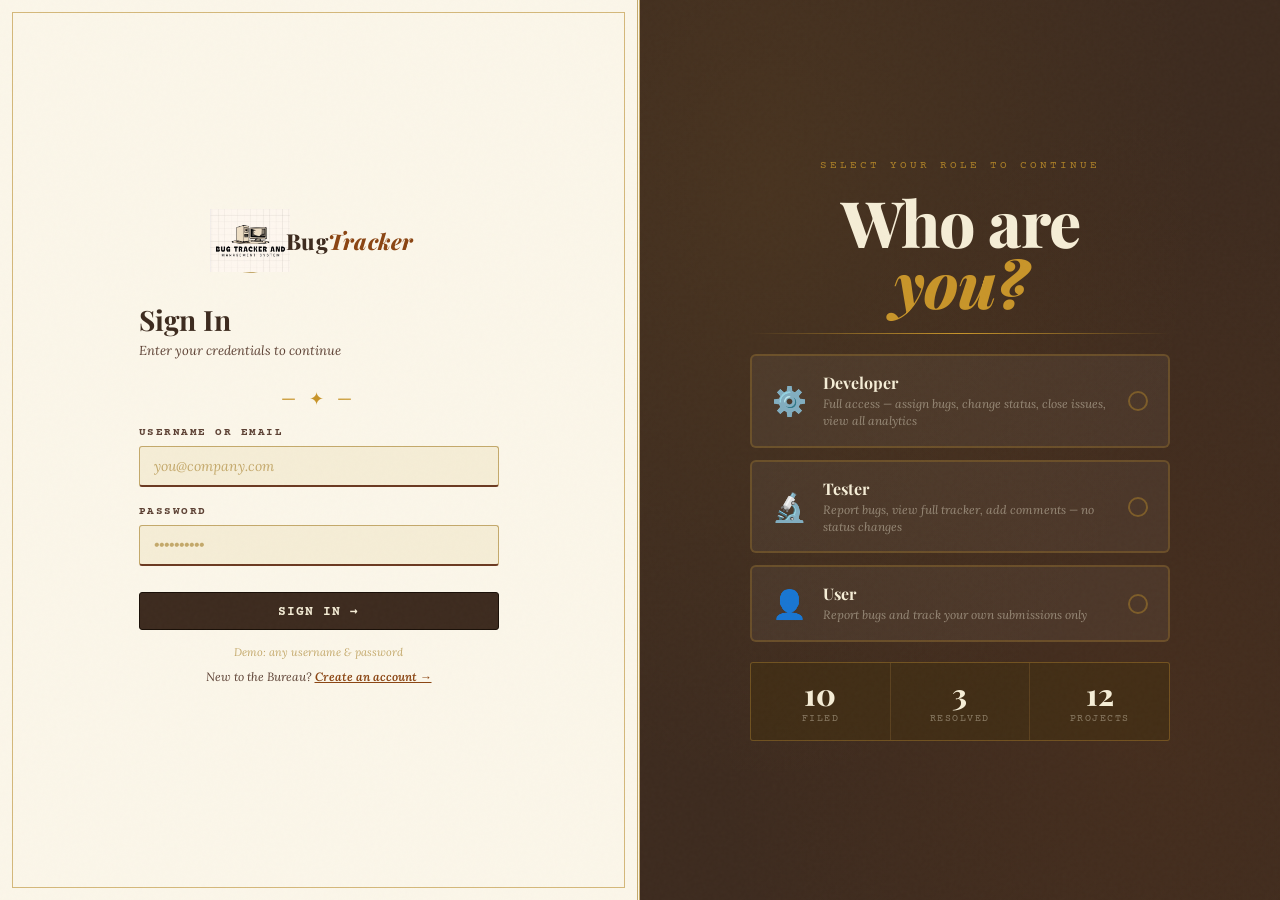
<file: tester-home.html>
<!DOCTYPE html>
<html lang="en">
<head>
<meta charset="UTF-8"/>
<meta name="viewport" content="width=device-width,initial-scale=1.0"/>
<title>Tester Portal — Bug Tracker</title>
<link href="https://fonts.googleapis.com/css2?family=Playfair+Display:ital,wght@0,400;0,600;0,700;0,800;1,400;1,600&family=Lora:ital,wght@0,400;0,500;0,600;1,400&family=Courier+Prime:ital,wght@0,400;0,700;1,400&display=swap" rel="stylesheet"/>
<link rel="stylesheet" href="style.css"/>
</head>
<body>
<div class="toast-wrap" id="toastWrap"></div>
<div class="page page-app active">
  <aside class="sidebar" id="sidebar"></aside>
  <main class="main">
    <div class="topbar">
      <div class="tb-left">Tester Portal — Bug Tracker</div>
      <div class="tb-right">
        <div class="bell-wrap">
          <button class="bell-btn" onclick="toggleBell()" title="Notifications">🔔<span class="bell-count" id="bellCount" style="display:none;">0</span></button>
          <div class="notif-panel" id="notifPanel">
            <div class="np-hd"><span class="np-title">Dispatches</span><span class="np-clear" onclick="clearNotifs()">Clear all</span></div>
            <div class="np-list" id="npList"><div class="np-empty">No dispatches on record.</div></div>
          </div>
        </div>
        <button class="btn btn-gold btn-sm" onclick="location.href='tester-report.html'">✍ File New Report</button>
      </div>
    </div>
    <div id="pageContent" style="display:flex;flex-direction:column;flex:1;"></div>
  </main>
</div>
<div class="modal-bg" id="bugModal">
  <div class="modal"><div class="modal-hd"><div class="modal-title" id="mTitle">Bug File</div><div class="modal-close" onclick="closeModal()">✕</div></div><div class="modal-body" id="mBody"></div></div>
</div>
<script src="dsa.js"></script>
<script src="script.js"></script>
<script>
document.addEventListener('DOMContentLoaded', ()=>{
  checkAuth('tester');
  loadSidebar('tester', 'bugs');
  buildBugs();
  renderBugsPage();
});
</script>
</body>
</html>
</file>
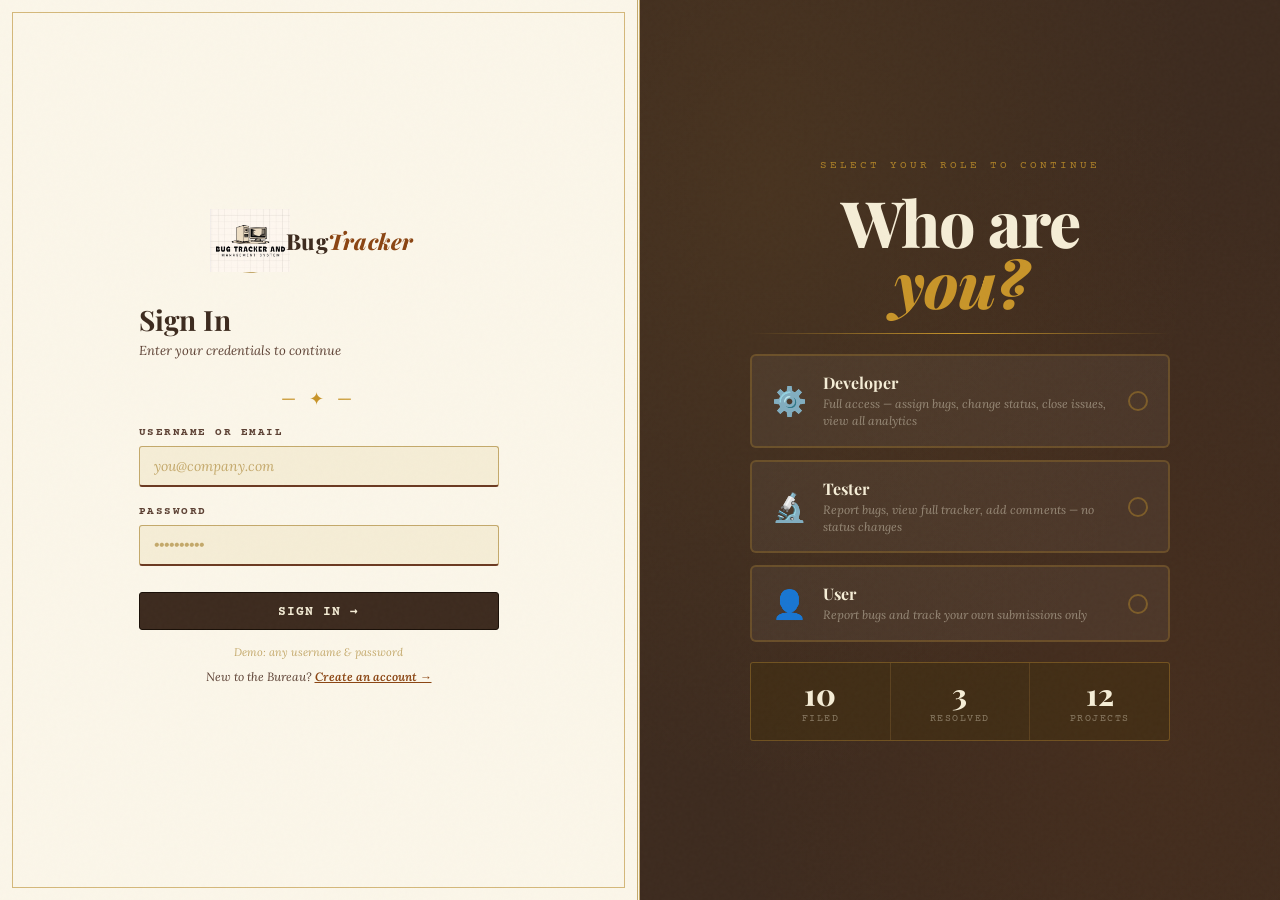
<file: tester-report.html>
<!DOCTYPE html>
<html lang="en">
<head>
<meta charset="UTF-8"/>
<meta name="viewport" content="width=device-width,initial-scale=1.0"/>
<title>Tester Portal — Report Bug</title>
<link href="https://fonts.googleapis.com/css2?family=Playfair+Display:ital,wght@0,400;0,600;0,700;0,800;1,400;1,600&family=Lora:ital,wght@0,400;0,500;0,600;1,400&family=Courier+Prime:ital,wght@0,400;0,700;1,400&display=swap" rel="stylesheet"/>
<link rel="stylesheet" href="style.css"/>
</head>
<body>
<div class="toast-wrap" id="toastWrap"></div>
<div class="page page-app active">
  <aside class="sidebar" id="sidebar"></aside>
  <main class="main">
    <div class="topbar">
      <div class="tb-left">File a New Bug Report</div>
      <div class="tb-right">
        <div class="bell-wrap">
          <button class="bell-btn" onclick="toggleBell()" title="Notifications">🔔<span class="bell-count" id="bellCount" style="display:none;">0</span></button>
          <div class="notif-panel" id="notifPanel">
            <div class="np-hd"><span class="np-title">Dispatches</span><span class="np-clear" onclick="clearNotifs()">Clear all</span></div>
            <div class="np-list" id="npList"><div class="np-empty">No dispatches on record.</div></div>
          </div>
        </div>
      </div>
    </div>
    <div id="pageContent" style="display:flex;flex-direction:column;flex:1;"></div>
  </main>
</div>
<script src="dsa.js"></script>
<script src="script.js"></script>
<script>
document.addEventListener('DOMContentLoaded', ()=>{
  checkAuth('tester');
  loadSidebar('tester', 'report');
  buildReport();
});
</script>
</body>
</html>
</file>
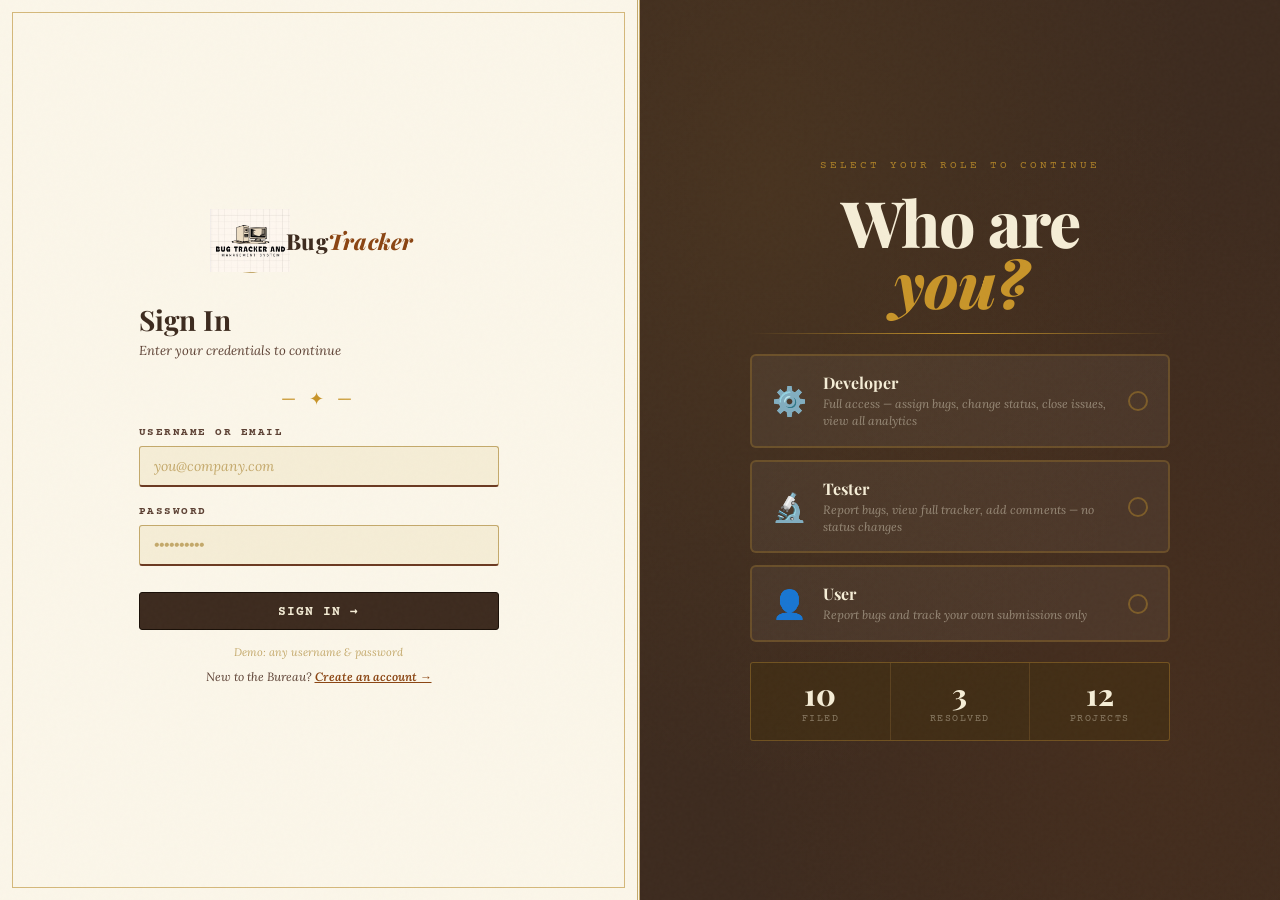
<file: user-home.html>
<!DOCTYPE html>
<html lang="en">
<head>
<meta charset="UTF-8"/>
<meta name="viewport" content="width=device-width,initial-scale=1.0"/>
<title>User Portal — Bug Tracker</title>
<link href="https://fonts.googleapis.com/css2?family=Playfair+Display:ital,wght@0,400;0,600;0,700;0,800;1,400;1,600&family=Lora:ital,wght@0,400;0,500;0,600;1,400&family=Courier+Prime:ital,wght@0,400;0,700;1,400&display=swap" rel="stylesheet"/>
<link rel="stylesheet" href="style.css"/>
</head>
<body>
<div class="toast-wrap" id="toastWrap"></div>
<div class="page page-app active">
  <aside class="sidebar" id="sidebar"></aside>
  <main class="main">
    <div class="topbar">
      <div class="tb-left">User Portal — Report Bug</div>
      <div class="tb-right">
        <div class="bell-wrap">
          <button class="bell-btn" onclick="toggleBell()" title="Notifications">🔔<span class="bell-count" id="bellCount" style="display:none;">0</span></button>
          <div class="notif-panel" id="notifPanel">
            <div class="np-hd"><span class="np-title">Dispatches</span><span class="np-clear" onclick="clearNotifs()">Clear all</span></div>
            <div class="np-list" id="npList"><div class="np-empty">No dispatches on record.</div></div>
          </div>
        </div>
      </div>
    </div>
    <div id="pageContent" style="display:flex;flex-direction:column;flex:1;"></div>
  </main>
</div>
<script src="dsa.js"></script>
<script src="script.js"></script>
<script>
document.addEventListener('DOMContentLoaded', ()=>{
  checkAuth('user');
  loadSidebar('user', 'report');
  buildReport();
});
</script>
</body>
</html>
</file>
<file: style.css>
/* ═══════════════════════════════════════════
   ROOT TOKENS
═══════════════════════════════════════════ */
:root {
  --parch:    #F5EDD6;
  --parch2:   #EFE4C4;
  --parch3:   #E6D8AE;
  --ink:      #1A1008;
  --ink2:     #3D2B1F;
  --ink3:     #5C4033;
  --brown:    #6B3A22;
  --sienna:   #8B4513;
  --gold:     #C8952A;
  --gold2:    #A67C1A;
  --olive:    #5C6B2E;
  --rust:     #9B3922;
  --slate:    #4A5568;
  --cream:    #FBF6E9;
  --border:   #C4A96B;
  --border2:  #D4B87A;
  --shadow:   rgba(26,16,8,0.18);
  --r:        3px;
  --sidebar-w: clamp(180px, 20vw, 240px);
}

/* ─── RESET ─── */
*{margin:0;padding:0;box-sizing:border-box;}
html{scroll-behavior:smooth;}

/* ─── GRAIN TEXTURE OVERLAY ─── */
body {
  background: var(--parch);
  color: var(--ink);
  font-family: 'Lora', Georgia, serif;
  font-size: 14px;
  min-height: 100vh;
  position: relative;
}
body::after {
  content: '';
  position: fixed; inset: 0; z-index: 9999;
  pointer-events: none;
  background-image: url("data:image/svg+xml,%3Csvg viewBox='0 0 256 256' xmlns='http://www.w3.org/2000/svg'%3E%3Cfilter id='noise'%3E%3CfeTurbulence type='fractalNoise' baseFrequency='0.9' numOctaves='4' stitchTiles='stitch'/%3E%3C/filter%3E%3Crect width='100%25' height='100%25' filter='url(%23noise)' opacity='0.04'/%3E%3C/svg%3E");
  opacity: 0.45;
}

/* ─── SCROLLBAR ─── */
::-webkit-scrollbar{width:6px;}
::-webkit-scrollbar-track{background:var(--parch2);}
::-webkit-scrollbar-thumb{background:var(--border);border-radius:2px;}

/* ═══════════════════════════════════════════
   PAGE SYSTEM
═══════════════════════════════════════════ */
.page{display:none;animation:fadeUp .3s ease;}
.page.active{display:flex;flex-direction:column;}
.page-app.active{display:grid;grid-template-columns:var(--sidebar-w) minmax(0,1fr);min-height:100vh;}
@keyframes fadeUp{from{opacity:0;transform:translateY(10px);}to{opacity:1;transform:translateY(0);}}

/* ═══════════════════════════════════════════
   LOGIN PAGE
═══════════════════════════════════════════ */
#page-login {
  min-height: 100vh;
  display: grid !important;
  grid-template-columns: repeat(auto-fit, minmax(min(100%, 380px), 1fr));
}

/* Left pane */
.login-left {
  background: var(--cream);
  display: flex; flex-direction: column;
  align-items: center; justify-content: center;
  padding: 60px 48px;
  border-right: 3px double var(--border);
  position: relative;
}
.login-left::before {
  content: '';
  position: absolute; inset: 12px;
  border: 1px solid var(--border2);
  pointer-events: none;
}
.login-badge {
  display: flex; align-items: center; gap: 10px;
  margin-bottom: 36px;
}
.login-badge-seal {
  width: 52px; height: 52px;
  border: 2px solid var(--gold);
  border-radius: 50%;
  display: flex; align-items: center; justify-content: center;
  background: var(--parch2);
  font-family: 'Playfair Display', serif;
  font-size: 18px; font-weight: 800;
  color: var(--gold2);
  box-shadow: 0 0 0 4px var(--parch2), 0 0 0 6px var(--border);
}
.login-badge-text {
  font-family: 'Playfair Display', serif;
  font-size: 22px; font-weight: 800;
  color: var(--ink2); letter-spacing: .5px;
}
.login-badge-text span { color: var(--sienna); font-style: italic; }
.login-form-wrap { width: 100%; max-width: 360px; }
.login-title {
  font-family: 'Playfair Display', serif;
  font-size: 28px; font-weight: 700;
  color: var(--ink2); margin-bottom: 6px; line-height: 1.2;
}
.login-sub { font-size: 13px; color: var(--ink3); margin-bottom: 28px; font-style: italic; }
.ornament { color: var(--gold); font-size: 18px; letter-spacing: 4px; display: block; text-align: center; margin: 16px 0; }
.form-group { margin-bottom: 18px; }
.form-label {
  display: block;
  font-family: 'Courier Prime', monospace;
  font-size: 11px; font-weight: 700;
  letter-spacing: 1.5px; text-transform: uppercase;
  color: var(--ink3); margin-bottom: 7px;
}
.form-input, .form-select, .form-textarea {
  width: 100%; padding: 10px 14px;
  background: var(--parch);
  border: 1px solid var(--border);
  border-bottom: 2px solid var(--brown);
  border-radius: var(--r);
  font-family: 'Lora', serif; font-size: 14px;
  color: var(--ink); outline: none;
  transition: border-color .2s, box-shadow .2s;
}
.form-input:focus, .form-select:focus, .form-textarea:focus {
  border-color: var(--gold); border-bottom-color: var(--sienna);
  box-shadow: 0 2px 8px rgba(139,69,19,.15);
}
.form-input::placeholder { color: var(--border); font-style: italic; }
.form-textarea { resize: vertical; min-height: 90px; line-height: 1.6; }
.form-select { appearance: none; cursor: pointer; background-image: url("data:image/svg+xml,%3Csvg xmlns='http://www.w3.org/2000/svg' width='10' height='6'%3E%3Cpath d='M0 0l5 6 5-6z' fill='%235C4033'/%3E%3C/svg%3E"); background-repeat: no-repeat; background-position: right 12px center; padding-right: 32px; }

.btn {
  display: inline-flex; align-items: center; gap: 8px;
  padding: 10px 22px; border-radius: var(--r);
  font-family: 'Courier Prime', monospace;
  font-size: 13px; font-weight: 700;
  letter-spacing: 1px; text-transform: uppercase;
  cursor: pointer; border: none; transition: all .2s;
}
.btn-primary {
  background: var(--ink2); color: var(--parch);
  border: 1px solid var(--ink);
}
.btn-primary:hover { background: var(--sienna); color: #fff; box-shadow: 0 4px 16px rgba(139,69,19,.35); }
.btn-full { width: 100%; justify-content: center; }
.btn-ghost {
  background: transparent; color: var(--ink3);
  border: 1px solid var(--border);
}
.btn-ghost:hover { background: var(--parch2); border-color: var(--brown); }
.btn-gold {
  background: var(--gold2); color: var(--cream);
  border: 1px solid var(--gold);
}
.btn-gold:hover { background: var(--sienna); }
.btn-sm { padding: 7px 14px; font-size: 11px; }
.btn-xs { padding: 4px 10px; font-size: 10px; }
.btn-danger { background: var(--rust); color: #fff; border: 1px solid #7a2d1a; }
.btn-danger:hover { background: #7a2d1a; }

.login-footer-note { margin-top: 22px; text-align: center; font-size: 12px; color: var(--ink3); font-style: italic; }
.login-footer-note a { color: var(--sienna); cursor: pointer; text-decoration: underline; }

/* Right pane */
.login-right {
  background: var(--ink2);
  display: flex; flex-direction: column;
  align-items: center; justify-content: center;
  padding: 60px 48px; position: relative;
  overflow: hidden;
}
.login-right::before {
  content: '';
  position: absolute; inset: 0;
  background-image:
    radial-gradient(ellipse at 20% 20%, rgba(200,149,42,.08) 0%, transparent 60%),
    radial-gradient(ellipse at 80% 80%, rgba(139,69,19,.1) 0%, transparent 60%);
}
.login-right-inner { position: relative; z-index: 1; text-align: center; max-width: 420px; }
.login-poster-line {
  font-family: 'Courier Prime', monospace;
  font-size: 11px; letter-spacing: 3px; text-transform: uppercase;
  color: var(--gold); margin-bottom: 20px; opacity: .8;
}
.login-poster-title {
  font-family: 'Playfair Display', serif;
  font-size: clamp(40px,5vw,64px); font-weight: 800;
  line-height: .95; color: var(--parch);
  margin-bottom: 6px; letter-spacing: -1px;
}
.login-poster-title em { font-style: italic; color: var(--gold); display: block; }
.login-poster-sub {
  font-family: 'Playfair Display', serif;
  font-size: 13px; font-style: italic;
  color: rgba(245,237,214,.45); margin: 16px 0 32px;
  line-height: 1.7;
}
.login-deco-rule {
  width: 100%; height: 1px;
  background: linear-gradient(90deg, transparent, var(--gold), transparent);
  margin: 20px 0;
}
.login-stats {
  display: grid; grid-template-columns: repeat(3,1fr);
  gap: 1px; background: rgba(200,149,42,.2);
  border: 1px solid rgba(200,149,42,.2);
  border-radius: var(--r); overflow: hidden; margin-top: 24px;
}
.ls-item { padding: 16px 12px; text-align: center; background: rgba(26,16,8,.4); }
.ls-n {
  font-family: 'Playfair Display', serif;
  font-size: 30px; font-weight: 800; color: var(--parch); line-height: 1;
}
.ls-l { font-size: 10px; letter-spacing: 1.5px; text-transform: uppercase; color: rgba(245,237,214,.4); margin-top: 4px; font-family: 'Courier Prime', monospace; }
.vintage-stamp {
  display: inline-block;
  border: 3px double var(--gold);
  padding: 10px 20px; margin-top: 28px;
  color: var(--gold); font-family: 'Courier Prime', monospace;
  font-size: 11px; font-weight: 700; letter-spacing: 3px; text-transform: uppercase;
  transform: rotate(-3deg);
  opacity: .7;
}

/* ═══════════════════════════════════════════
   REGISTER PAGE
═══════════════════════════════════════════ */
#page-register {
  min-height: 100vh;
  display: grid !important;
  grid-template-columns: 1fr 1fr;
}
@media(max-width:800px){#page-register{grid-template-columns:1fr;}}

.reg-hint {
  font-family: 'Courier Prime', monospace;
  font-size: 10px; color: var(--ink3);
  margin-top: 5px; letter-spacing: .3px; font-style: italic;
}
.reg-terms {
  display: flex; align-items: flex-start; gap: 10px;
  margin-top: 4px; padding: 12px 14px;
  background: var(--parch); border: 1px solid var(--border);
  border-radius: var(--r);
}
.reg-role-pill {
  display: flex; align-items: center; gap: 14px;
  background: rgba(255,255,255,.05);
  border: 1px solid rgba(200,149,42,.2);
  border-radius: var(--r); padding: 12px 16px;
}
.reg-pwd-strength { margin-top: 7px; display: flex; align-items: center; gap: 8px; }
.reg-pwd-bar {
  flex: 1; height: 4px;
  background: var(--parch3); border-radius: 2px; overflow: hidden;
}
.reg-pwd-fill {
  height: 100%; border-radius: 2px;
  transition: width .3s, background .3s;
}
.reg-pwd-label {
  font-family: 'Courier Prime', monospace;
  font-size: 10px; font-weight: 700; letter-spacing: .5px; text-transform: uppercase;
}
.pwd-toggle {
  position: absolute; right: 12px; top: 50%;
  transform: translateY(-50%);
  cursor: pointer; font-size: 14px; opacity: .5;
  user-select: none;
}
.pwd-toggle:hover { opacity: 1; }

/* ═══════════════════════════════════════════
   SIDEBAR
═══════════════════════════════════════════ */
.sidebar {
  background: var(--ink2);
  border-right: 3px double var(--border);
  display: flex; flex-direction: column;
  position: sticky; top: 0; height: 100vh;
  overflow-y: auto; overflow-x: hidden;
  z-index: 100;
  min-width: 0;
  width: var(--sidebar-w);
  flex-shrink: 0;
}
.sb-brand {
  padding: 24px 20px 20px;
  border-bottom: 1px solid rgba(200,149,42,.25);
  display: flex; flex-direction: column; align-items: center; gap: 8px;
  cursor: pointer;
}
.sb-seal {
  width: 52px; height: 52px;
  border: 2px solid var(--gold);
  border-radius: 50%;
  display: flex; align-items: center; justify-content: center;
  background: rgba(200,149,42,.1);
  font-family: 'Playfair Display', serif;
  font-size: 20px; font-weight: 800; color: var(--gold);
  box-shadow: 0 0 0 4px rgba(200,149,42,.1);
}
.sb-name {
  font-family: 'Playfair Display', serif;
  font-size: 18px; font-weight: 800; color: var(--parch);
  text-align: center; letter-spacing: .3px;
}
.sb-name em { font-style: italic; color: var(--gold); }
.sb-tagline {
  font-family: 'Courier Prime', monospace;
  font-size: 9px; letter-spacing: 2px; text-transform: uppercase;
  color: rgba(200,149,42,.5); text-align: center;
}

.sb-section-label {
  padding: 14px 20px 6px;
  font-family: 'Courier Prime', monospace;
  font-size: 9px; font-weight: 700; letter-spacing: 2px;
  text-transform: uppercase; color: rgba(200,149,42,.4);
}
.sb-link {
  display: flex; align-items: center; gap: 11px;
  padding: 11px 20px; cursor: pointer;
  font-family: 'Lora', serif; font-size: 13px; font-weight: 500;
  color: rgba(245,237,214,.55);
  transition: all .15s; border: none; background: none;
  border-left: 3px solid transparent; text-align: left; width: 100%;
  letter-spacing: .2px;
}
.sb-link:hover { background: rgba(200,149,42,.08); color: var(--parch); }
.sb-link.active {
  color: var(--gold); border-left-color: var(--gold);
  background: rgba(200,149,42,.12);
  font-weight: 600;
}
.sb-link-ico { font-size: 15px; width: 20px; text-align: center; flex-shrink: 0; opacity: .8; }

.sb-footer {
  margin-top: auto; padding: 16px 20px;
  border-top: 1px solid rgba(200,149,42,.2);
}
.sb-user {
  display: flex; align-items: center; gap: 10px; margin-bottom: 12px;
}
.sb-avatar {
  width: 34px; height: 34px; border-radius: 50%;
  background: rgba(200,149,42,.2); border: 1px solid var(--border);
  display: flex; align-items: center; justify-content: center;
  font-family: 'Playfair Display', serif; font-size: 13px; font-weight: 700;
  color: var(--gold); flex-shrink: 0;
}
.sb-user-name { font-size: 13px; font-weight: 600; color: var(--parch); }
.sb-user-role { font-size: 11px; color: rgba(245,237,214,.4); font-style: italic; }
.sb-logout {
  width: 100%; padding: 8px; border-radius: var(--r);
  background: rgba(155,57,34,.2); color: rgba(245,237,214,.6);
  border: 1px solid rgba(155,57,34,.3); font-family: 'Courier Prime', monospace;
  font-size: 11px; letter-spacing: 1px; text-transform: uppercase;
  cursor: pointer; transition: all .15s; text-align: center;
}
.sb-logout:hover { background: rgba(155,57,34,.4); color: var(--parch); }

/* ═══════════════════════════════════════════
   MAIN CONTENT
═══════════════════════════════════════════ */
.main {
  display: flex; flex-direction: column;
  background: var(--parch);
  min-height: 100vh; overflow-y: auto;
  min-width: 0;
  overflow-x: hidden;
}

/* TOP BAR */
.topbar {
  background: var(--parch2);
  border-bottom: 2px solid var(--border);
  padding: 0 32px;
  min-height: 54px;
  height: auto;
  display: flex; align-items: center; justify-content: space-between; flex-wrap: wrap; gap: 8px;
  position: sticky; top: 0; z-index: 50;
}
.topbar::after {
  content: '';
  position: absolute; bottom: -5px; left: 0; right: 0; height: 3px;
  background: linear-gradient(90deg, transparent 0%, var(--gold) 50%, transparent 100%);
  opacity: .3;
}
.tb-left {
  font-family: 'Playfair Display', serif;
  font-size: 17px; font-weight: 600; color: var(--ink2); font-style: italic;
}
.tb-right { display: flex; align-items: center; gap: 12px; }

/* NOTIFICATION BELL */
.bell-wrap { position: relative; }
.bell-btn {
  width: 36px; height: 36px;
  background: var(--parch); border: 1px solid var(--border);
  border-radius: var(--r);
  display: flex; align-items: center; justify-content: center;
  cursor: pointer; font-size: 16px; transition: all .15s;
  box-shadow: inset 0 1px 0 rgba(255,255,255,.5);
}
.bell-btn:hover { background: var(--parch2); border-color: var(--gold); }
.bell-count {
  position: absolute; top: -5px; right: -5px;
  background: var(--rust); color: #fff;
  font-family: 'Courier Prime', monospace;
  font-size: 9px; font-weight: 700;
  min-width: 17px; height: 17px; border-radius: 9px;
  display: flex; align-items: center; justify-content: center;
  border: 2px solid var(--parch);
}
.notif-panel {
  position: absolute; top: calc(100% + 8px); right: 0;
  width: min(370px, 90vw); background: var(--cream);
  border: 1px solid var(--border); border-top: 3px solid var(--gold);
  border-radius: var(--r); box-shadow: 0 8px 32px var(--shadow);
  z-index: 9999; display: none;
}
.notif-panel.open { display: block; animation: fadeUp .2s ease; }
.np-hd {
  padding: 14px 18px; border-bottom: 1px solid var(--parch3);
  display: flex; justify-content: space-between; align-items: center;
}
.np-title {
  font-family: 'Playfair Display', serif;
  font-size: 15px; font-weight: 700; color: var(--ink2);
}
.np-clear { font-family: 'Courier Prime', monospace; font-size: 11px; color: var(--sienna); cursor: pointer; letter-spacing: .5px; }
.np-list { max-height: 340px; overflow-y: auto; }
.np-item {
  display: flex; gap: 12px; padding: 13px 18px;
  border-bottom: 1px solid var(--parch2); cursor: pointer; transition: background .1s;
}
.np-item:hover { background: var(--parch); }
.np-item.unread { border-left: 3px solid var(--gold); }
.np-item:not(.unread) { border-left: 3px solid transparent; }
.np-ico {
  width: 30px; height: 30px; border-radius: var(--r);
  display: flex; align-items: center; justify-content: center;
  font-size: 14px; flex-shrink: 0;
  background: var(--parch2); border: 1px solid var(--border);
}
.np-body { flex: 1; }
.np-title2 { font-size: 13px; font-weight: 600; color: var(--ink2); margin-bottom: 2px; font-family: 'Lora', serif; }
.np-msg { font-size: 12px; color: var(--ink3); line-height: 1.4; }
.np-time { font-size: 10px; color: var(--border); margin-top: 3px; font-family: 'Courier Prime', monospace; }
.np-empty { padding: 36px; text-align: center; color: var(--ink3); font-style: italic; font-size: 13px; }

/* ═══════════════════════════════════════════
   PAGE CONTENT
═══════════════════════════════════════════ */
.pg-content { padding: 28px 32px; flex: 1; }
.pg-head {
  margin-bottom: 28px;
  padding-bottom: 16px;
  border-bottom: 2px solid var(--parch3);
  display: flex; align-items: flex-start; justify-content: space-between;
  flex-wrap: wrap; gap: 12px;
}
.pg-head::after {
  content: ''; display: block; width: 100%;
  height: 1px; background: var(--border2); margin-top: 6px;
  opacity: .4;
}
.pg-title {
  font-family: 'Playfair Display', serif;
  font-size: 32px; font-weight: 800; color: var(--ink2);
  line-height: 1; margin-bottom: 4px;
}
.pg-sub {
  font-size: 13px; color: var(--ink3); font-style: italic;
}

/* ═══════════════════════════════════════════
   BADGES
═══════════════════════════════════════════ */
.badge {
  display: inline-flex; align-items: center; gap: 4px;
  padding: 2px 9px; border-radius: 2px;
  font-family: 'Courier Prime', monospace;
  font-size: 10px; font-weight: 700; letter-spacing: .8px; text-transform: uppercase;
  border: 1px solid;
}
.b-critical { background: #F5E8E6; color: var(--rust); border-color: #D4A09A; }
.b-high     { background: #F5EDE0; color: #8B4513; border-color: #D4B07A; }
.b-medium   { background: #F5F0D8; color: #7A6520; border-color: #CDB96A; }
.b-low      { background: #E8F0E0; color: var(--olive); border-color: #A4B87A; }
.b-open     { background: #E8EDF5; color: #2C4A7A; border-color: #8AACCE; }
.b-inprog   { background: #F5EDE0; color: #7A4518; border-color: #D4A07A; }
.b-resolved { background: #E8F0E0; color: var(--olive); border-color: #A4B87A; }
.b-closed   { background: var(--parch2); color: var(--ink3); border-color: var(--border); }

/* ═══════════════════════════════════════════
   STAT CARDS
═══════════════════════════════════════════ */
.stat-grid { display: grid; grid-template-columns: repeat(auto-fit, minmax(180px, 1fr)); gap: 16px; margin-bottom: 28px; }
.stat-card {
  background: var(--cream);
  border: 1px solid var(--border);
  border-top: 3px solid var(--gold);
  border-radius: var(--r);
  padding: 20px 22px;
  position: relative; overflow: hidden;
  box-shadow: 0 2px 8px rgba(26,16,8,.08);
  transition: box-shadow .2s;
}
.stat-card:hover { box-shadow: 0 4px 16px rgba(26,16,8,.14); }
.stat-card.c-rust { border-top-color: var(--rust); }
.stat-card.c-sienna { border-top-color: var(--sienna); }
.stat-card.c-olive { border-top-color: var(--olive); }
.stat-label {
  font-family: 'Courier Prime', monospace;
  font-size: 10px; font-weight: 700; letter-spacing: 1.5px;
  text-transform: uppercase; color: var(--ink3); margin-bottom: 10px;
}
.stat-val {
  font-family: 'Playfair Display', serif;
  font-size: clamp(28px, 4vw, 46px); font-weight: 800; color: var(--ink2); line-height: 1;
}
.stat-meta { font-size: 12px; color: var(--ink3); margin-top: 6px; font-style: italic; }
.stat-deco { position: absolute; right: 14px; top: 14px; font-size: 32px; opacity: .07; }

/* ═══════════════════════════════════════════
   CARDS
═══════════════════════════════════════════ */
.card {
  background: var(--cream);
  border: 1px solid var(--border);
  border-radius: var(--r);
  box-shadow: 0 2px 8px rgba(26,16,8,.07);
}
.card-hd {
  padding: 14px 20px;
  border-bottom: 1px solid var(--parch3);
  display: flex; align-items: center; justify-content: space-between;
  background: var(--parch2);
  border-radius: var(--r) var(--r) 0 0;
}
.card-title {
  font-family: 'Playfair Display', serif;
  font-size: 15px; font-weight: 700; color: var(--ink2);
  display: flex; align-items: center; gap: 8px;
}
.card-body { padding: 20px; }

/* ═══════════════════════════════════════════
   TABLE
═══════════════════════════════════════════ */
.tbl-wrap { overflow-x: auto; border: 1px solid var(--border); border-radius: var(--r); }
table { width: 100%; border-collapse: collapse; background: var(--cream); }
thead { background: var(--parch2); border-bottom: 2px solid var(--border); }
th {
  padding: 11px 16px;
  font-family: 'Courier Prime', monospace;
  font-size: 10px; font-weight: 700; letter-spacing: 1.2px;
  text-transform: uppercase; color: var(--ink3); text-align: left; white-space: nowrap;
}
td { padding: 12px 16px; border-bottom: 1px solid var(--parch3); font-size: 13px; vertical-align: middle; }
tr:last-child td { border-bottom: none; }
tr.clickable { cursor: pointer; }
tr.clickable:hover td { background: var(--parch); }

/* ═══════════════════════════════════════════
   LAYOUTS
═══════════════════════════════════════════ */
.grid-4 { display: grid; grid-template-columns: repeat(auto-fit, minmax(200px, 1fr)); gap: 20px; }
.grid-3 { display: grid; grid-template-columns: repeat(auto-fit, minmax(220px, 1fr)); gap: 20px; }
.grid-2 { display: grid; grid-template-columns: repeat(auto-fit, minmax(280px, 1fr)); gap: 20px; }

.dash-layout { display: grid; grid-template-columns: 1fr minmax(0, 280px); gap: 20px; }
@media(max-width:1000px){.dash-layout{grid-template-columns:1fr;}}

/* ═══════════════════════════════════════════
   DIVIDERS
═══════════════════════════════════════════ */
.rule { height: 1px; background: var(--parch3); margin: 20px 0; }
.rule-ornate {
  text-align: center; color: var(--gold); font-size: 14px;
  letter-spacing: 6px; margin: 20px 0; opacity: .7;
}

/* ═══════════════════════════════════════════
   KANBAN
═══════════════════════════════════════════ */
.kanban { display: grid; grid-template-columns: repeat(auto-fit, minmax(200px, 1fr)); gap: 16px; }
.k-col {
  background: var(--parch2); border: 1px solid var(--border);
  border-top: 3px solid var(--border); border-radius: var(--r); padding: 14px;
}
.k-col-hd { display: flex; align-items: center; justify-content: space-between; margin-bottom: 14px; }
.k-col-lbl {
  font-family: 'Courier Prime', monospace; font-size: 11px; font-weight: 700;
  letter-spacing: 1.5px; text-transform: uppercase; color: var(--ink3);
}
.k-cnt {
  background: var(--cream); border: 1px solid var(--border); border-radius: 2px;
  padding: 1px 7px; font-family: 'Courier Prime', monospace; font-size: 11px; font-weight: 700; color: var(--ink3);
}
.k-card {
  background: var(--cream); border: 1px solid var(--border); border-radius: var(--r);
  padding: 13px; margin-bottom: 8px; cursor: pointer;
  transition: all .15s; box-shadow: 0 1px 4px rgba(26,16,8,.08);
}
.k-card:hover { box-shadow: 0 3px 12px rgba(26,16,8,.15); transform: translateY(-1px); border-color: var(--gold); }
.k-card-title { font-size: 13px; font-weight: 600; color: var(--ink2); line-height: 1.4; margin-bottom: 10px; font-family: 'Lora', serif; }
.k-card-ft { display: flex; align-items: center; justify-content: space-between; }
.k-card-id { font-size: 10px; color: var(--ink3); font-family: 'Courier Prime', monospace; }
.k-empty { padding: 24px; text-align: center; color: var(--ink3); font-size: 12px; font-style: italic; }

/* ═══════════════════════════════════════════
   STEPPER
═══════════════════════════════════════════ */
.stepper { display: flex; align-items: flex-start; margin-bottom: 32px; }
.step-item { flex: 1; display: flex; flex-direction: column; align-items: center; position: relative; }
.step-item::after { content: ''; position: absolute; top: 14px; left: 50%; right: -50%; height: 2px; background: var(--parch3); z-index: 0; }
.step-item:last-child::after { display: none; }
.step-item.s-done::after { background: var(--gold); }
.step-num {
  width: 28px; height: 28px; border-radius: 50%;
  background: var(--cream); border: 2px solid var(--border);
  display: flex; align-items: center; justify-content: center;
  font-family: 'Courier Prime', monospace; font-size: 12px; font-weight: 700;
  color: var(--ink3); z-index: 1; transition: all .2s;
}
.step-item.s-active .step-num { background: var(--ink2); border-color: var(--ink2); color: var(--parch); }
.step-item.s-done .step-num { background: var(--olive); border-color: var(--olive); color: #fff; }
.step-lbl { font-family: 'Courier Prime', monospace; font-size: 10px; font-weight: 700; color: var(--ink3); margin-top: 5px; letter-spacing: 1px; text-transform: uppercase; }
.step-item.s-active .step-lbl { color: var(--ink2); }
.step-item.s-done .step-lbl { color: var(--olive); }

/* ═══════════════════════════════════════════
   TIMELINE (audit)
═══════════════════════════════════════════ */
.timeline { padding-left: 20px; position: relative; }
.timeline::before { content: ''; position: absolute; left: 7px; top: 0; bottom: 0; width: 1px; background: var(--parch3); }
.tl-item { position: relative; margin-bottom: 14px; }
.tl-dot { position: absolute; left: -20px; top: 5px; width: 12px; height: 12px; border-radius: 50%; border: 2px solid var(--cream); }
.tl-box { background: var(--parch); border: 1px solid var(--parch3); border-radius: var(--r); padding: 9px 13px; }
.tl-act { font-size: 12px; font-weight: 600; color: var(--ink2); font-family: 'Lora', serif; }
.tl-ts { font-size: 10px; color: var(--ink3); font-family: 'Courier Prime', monospace; margin-top: 2px; }

/* ═══════════════════════════════════════════
   MODAL
═══════════════════════════════════════════ */
.modal-bg {
  position: fixed; inset: 0;
  background: rgba(26,16,8,.6); backdrop-filter: blur(3px);
  z-index: 9000; display: none; align-items: center; justify-content: center; padding: 20px;
}
.modal-bg.open { display: flex; animation: fadeUp .2s ease; }
.modal {
  background: var(--cream); border: 1px solid var(--border);
  border-top: 4px solid var(--gold);
  border-radius: var(--r); width: min(100%, 820px);
  max-height: 92vh; overflow-y: auto;
  box-shadow: 0 24px 64px rgba(26,16,8,.4);
}
.modal-hd {
  padding: 20px 28px; border-bottom: 1px solid var(--parch3);
  background: var(--ink2); border-radius: var(--r) var(--r) 0 0;
  display: flex; align-items: center; justify-content: space-between;
}
.modal-title {
  font-family: 'Playfair Display', serif;
  font-size: 20px; font-weight: 700; color: var(--parch);
  display: flex; align-items: center; gap: 12px;
}
.modal-close {
  width: 30px; height: 30px; border-radius: var(--r);
  background: rgba(245,237,214,.1); border: 1px solid rgba(245,237,214,.2);
  color: rgba(245,237,214,.7); font-size: 16px; cursor: pointer;
  display: flex; align-items: center; justify-content: center; transition: all .15s;
}
.modal-close:hover { background: rgba(245,237,214,.2); color: var(--parch); }
.modal-body { padding: 28px; }

/* ═══════════════════════════════════════════
   TOAST
═══════════════════════════════════════════ */
.toast-wrap { position: fixed; top: 70px; right: 20px; z-index: 9998; display: flex; flex-direction: column; gap: 8px; }
.toast {
  background: var(--cream); border: 1px solid var(--border);
  border-left: 4px solid var(--gold); border-radius: var(--r);
  padding: 13px 18px; min-width: 300px;
  display: flex; align-items: center; gap: 11px;
  box-shadow: 0 6px 24px var(--shadow);
  animation: fadeUp .25s ease, toastOut .3s ease 3.7s forwards;
}
.toast.t-s { border-left-color: var(--olive); }
.toast.t-e { border-left-color: var(--rust); }
.toast.t-w { border-left-color: var(--sienna); }
.t-ico { font-size: 16px; }
.t-msg { font-size: 13px; font-weight: 600; color: var(--ink2); font-family: 'Lora', serif; flex: 1; }
@keyframes toastOut { to { opacity: 0; transform: translateX(16px); } }

/* ═══════════════════════════════════════════
   SEARCH
═══════════════════════════════════════════ */
.search-wrap { position: relative; }
.search-ico { position: absolute; left: 11px; top: 50%; transform: translateY(-50%); color: var(--ink3); font-size: 13px; pointer-events: none; }
.search-input {
  padding: 8px 12px 8px 32px; background: var(--cream);
  border: 1px solid var(--border); border-radius: var(--r);
  font-family: 'Lora', serif; font-size: 13px; color: var(--ink); outline: none;
  transition: border-color .15s; width: clamp(140px, 18vw, 220px);
}
.search-input:focus { border-color: var(--gold); }

/* ═══════════════════════════════════════════
   TABS
═══════════════════════════════════════════ */
.tabs { display: flex; border-bottom: 2px solid var(--parch3); margin-bottom: 20px; gap: 2px; }
.tab {
  padding: 9px 18px; font-family: 'Courier Prime', monospace;
  font-size: 11px; font-weight: 700; letter-spacing: 1px; text-transform: uppercase;
  color: var(--ink3); cursor: pointer; transition: all .15s;
  border-bottom: 2px solid transparent; margin-bottom: -2px;
}
.tab.active { color: var(--ink2); border-bottom-color: var(--gold); }
.tab:hover:not(.active) { color: var(--ink2); }

/* avatar */
.avatar {
  width: 28px; height: 28px; border-radius: 3px;
  display: flex; align-items: center; justify-content: center;
  font-family: 'Playfair Display', serif; font-size: 11px; font-weight: 700;
  color: #fff; flex-shrink: 0;
}
/* progress */
.prog-track { height: 6px; background: var(--parch3); border-radius: 2px; overflow: hidden; }
.prog-fill { height: 100%; border-radius: 2px; transition: width .6s ease; }

/* ═══════════════════════════════════════════
   HOME HERO (inside app)
═══════════════════════════════════════════ */
.home-hero {
  background: var(--ink2);
  padding: 48px 32px;
  border-bottom: 3px double var(--border);
  position: relative; overflow: hidden;
}
.home-hero::before {
  content: '';
  position: absolute; inset: 0;
  background-image:
    linear-gradient(rgba(200,149,42,.04) 1px, transparent 1px),
    linear-gradient(90deg, rgba(200,149,42,.04) 1px, transparent 1px);
  background-size: 28px 28px;
}
.home-hero-inner { position: relative; z-index: 1; display: grid; grid-template-columns: 1fr auto; gap: 40px; align-items: center; }
@media(max-width:900px){.home-hero-inner{grid-template-columns:1fr;}}
.home-hero-eyebrow {
  font-family: 'Courier Prime', monospace;
  font-size: 10px; font-weight: 700; letter-spacing: 3px;
  text-transform: uppercase; color: rgba(200,149,42,.7); margin-bottom: 14px;
}
.home-hero-h1 {
  font-family: 'Playfair Display', serif;
  font-size: clamp(36px,5vw,60px); font-weight: 800;
  color: var(--parch); line-height: .95; margin-bottom: 14px;
}
.home-hero-h1 em { font-style: italic; color: var(--gold); }
.home-hero-desc { font-size: 14px; color: rgba(245,237,214,.55); line-height: 1.7; max-width: 480px; margin-bottom: 24px; font-style: italic; }
.home-hero-btns { display: flex; gap: 10px; flex-wrap: wrap; }

/* feature cards */
.feat-card {
  background: var(--cream); border: 1px solid var(--border); border-radius: var(--r);
  padding: 22px; transition: all .2s;
  border-top: 3px solid var(--parch3);
}
.feat-card:hover { box-shadow: 0 4px 16px rgba(26,16,8,.12); border-top-color: var(--gold); }
.feat-ico { font-size: 26px; margin-bottom: 12px; }
.feat-title { font-family: 'Playfair Display', serif; font-size: 16px; font-weight: 700; color: var(--ink2); margin-bottom: 8px; }
.feat-desc { font-size: 13px; color: var(--ink3); line-height: 1.6; font-style: italic; }

/* about */
.team-card { background: var(--cream); border: 1px solid var(--border); border-radius: var(--r); padding: 22px; transition: box-shadow .2s; }
.team-card:hover { box-shadow: 0 4px 16px rgba(26,16,8,.12); }
.tm-av { width: 52px; height: 52px; border-radius: var(--r); display: flex; align-items: center; justify-content: center; font-family: 'Playfair Display', serif; font-size: 20px; font-weight: 800; color: #fff; margin-bottom: 14px; border: 1px solid rgba(200,149,42,.3); }
.tm-name { font-family: 'Playfair Display', serif; font-size: 17px; font-weight: 700; color: var(--ink2); margin-bottom: 2px; }
.tm-role { font-family: 'Courier Prime', monospace; font-size: 10px; font-weight: 700; letter-spacing: 1.5px; text-transform: uppercase; color: var(--sienna); margin-bottom: 10px; }
.tm-bio { font-size: 13px; color: var(--ink3); line-height: 1.55; font-style: italic; }

/* contact */
.ci-item { background: var(--cream); border: 1px solid var(--border); border-radius: var(--r); padding: 16px 20px; margin-bottom: 12px; display: flex; gap: 14px; align-items: flex-start; }
.ci-ico { width: 36px; height: 36px; background: var(--parch2); border: 1px solid var(--border); border-radius: var(--r); display: flex; align-items: center; justify-content: center; font-size: 16px; flex-shrink: 0; }
.ci-lbl { font-family: 'Courier Prime', monospace; font-size: 10px; font-weight: 700; text-transform: uppercase; letter-spacing: 1px; color: var(--ink3); margin-bottom: 3px; }
.ci-val { font-size: 14px; font-weight: 500; color: var(--ink2); font-family: 'Lora', serif; }

/* footer */
.app-footer {
  background: var(--ink2); border-top: 3px double var(--border);
  padding: 20px 32px; display: flex; align-items: center; justify-content: space-between;
  flex-wrap: wrap; gap: 12px; margin-top: auto;
}
.ft-brand { font-family: 'Playfair Display', serif; font-size: 18px; font-weight: 800; color: var(--parch); }
.ft-brand em { font-style: italic; color: var(--gold); }
.ft-links { display: flex; gap: 16px; }
.ft-link { font-family: 'Courier Prime', monospace; font-size: 11px; color: rgba(245,237,214,.4); cursor: pointer; letter-spacing: .5px; text-transform: uppercase; transition: color .15s; }
.ft-link:hover { color: var(--gold); }
.ft-copy { font-family: 'Courier Prime', monospace; font-size: 10px; color: rgba(245,237,214,.2); letter-spacing: .5px; }

/* misc */
.mono { font-family: 'Courier Prime', monospace; }
.tag { display: inline-block; background: var(--parch2); border: 1px solid var(--border); border-radius: 2px; padding: 1px 7px; font-size: 11px; color: var(--ink3); font-family: 'Courier Prime', monospace; }
.pill-wrap { display: flex; flex-wrap: wrap; gap: 8px; margin-top: 16px; }
.tech-pill { background: var(--cream); border: 1px solid var(--border); border-radius: 2px; padding: 7px 13px; font-size: 11px; font-family: 'Courier Prime', monospace; color: var(--ink3); display: flex; align-items: center; gap: 6px; }
.tech-pill span { color: var(--border); }
.empty-state { padding: 56px 20px; text-align: center; color: var(--ink3); }
.empty-ico { font-size: 36px; margin-bottom: 12px; opacity: .4; }
.empty-txt { font-family: 'Playfair Display', serif; font-size: 18px; font-weight: 700; color: var(--ink3); margin-bottom: 4px; font-style: italic; }
.empty-sub { font-size: 13px; color: var(--ink3); font-style: italic; }
.detail-row { display: flex; align-items: center; justify-content: space-between; padding: 8px 0; border-bottom: 1px solid var(--parch3); font-size: 13px; }
.detail-key { font-family: 'Courier Prime', monospace; font-size: 10px; font-weight: 700; text-transform: uppercase; letter-spacing: .8px; color: var(--ink3); }
.sev-dot { width: 8px; height: 8px; border-radius: 50%; display: inline-block; flex-shrink: 0; }
.sd-c{background:var(--rust);}.sd-h{background:var(--sienna);}.sd-m{background:#A0832A;}.sd-l{background:var(--olive);}
/* ═══════════════════════════════════════════
   ZOOM & RESPONSIVE SAFETY
═══════════════════════════════════════════ */
@media(max-width:700px){
  .page-app.active{grid-template-columns:1fr;}
  .sidebar{display:none;}
  .topbar{padding:0 16px;}
  .pg-content{padding:16px;}
}
@media(max-width:900px){
  --sidebar-w: 200px;
  .sb-name{font-size:15px;}
  .sb-link{padding:9px 14px;font-size:12px;}
}
.tbl-wrap{-webkit-overflow-scrolling:touch;}
table{table-layout:auto;}
td,th{max-width:300px;overflow:hidden;text-overflow:ellipsis;}
</file>
